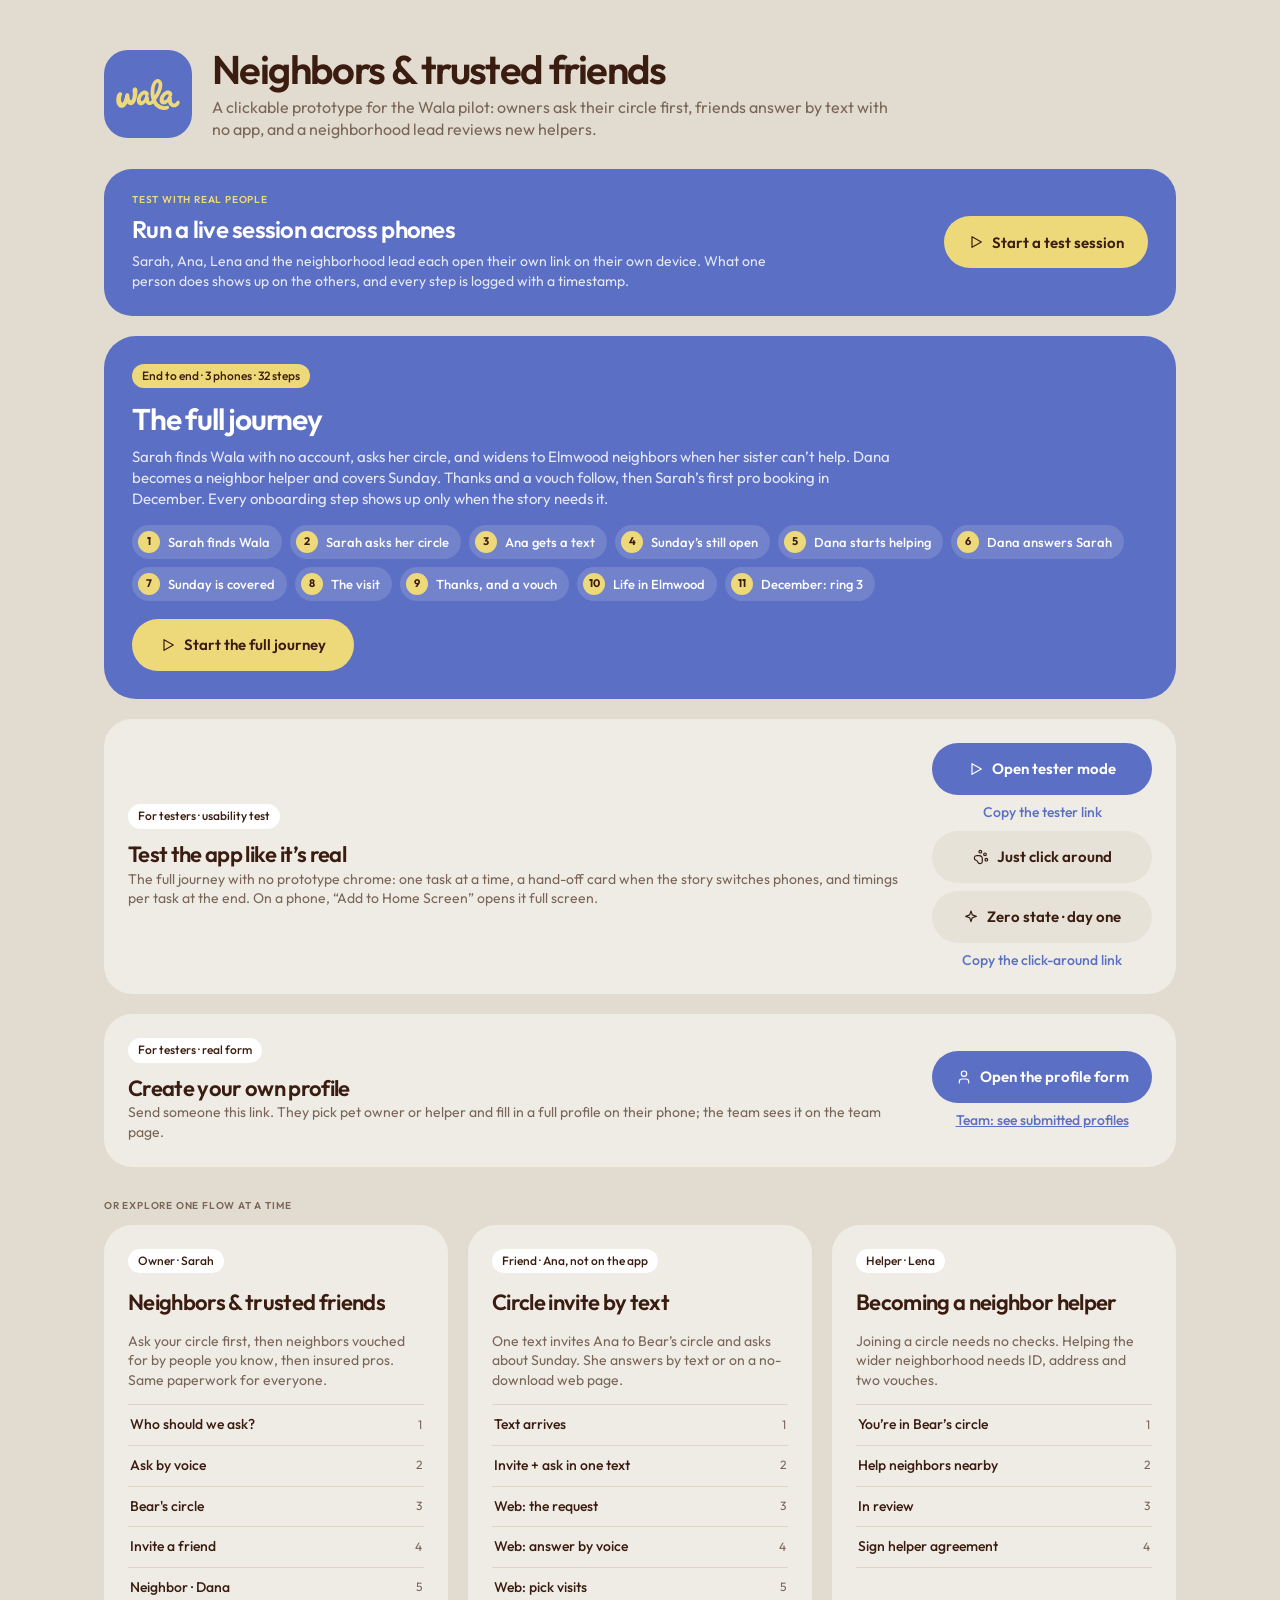
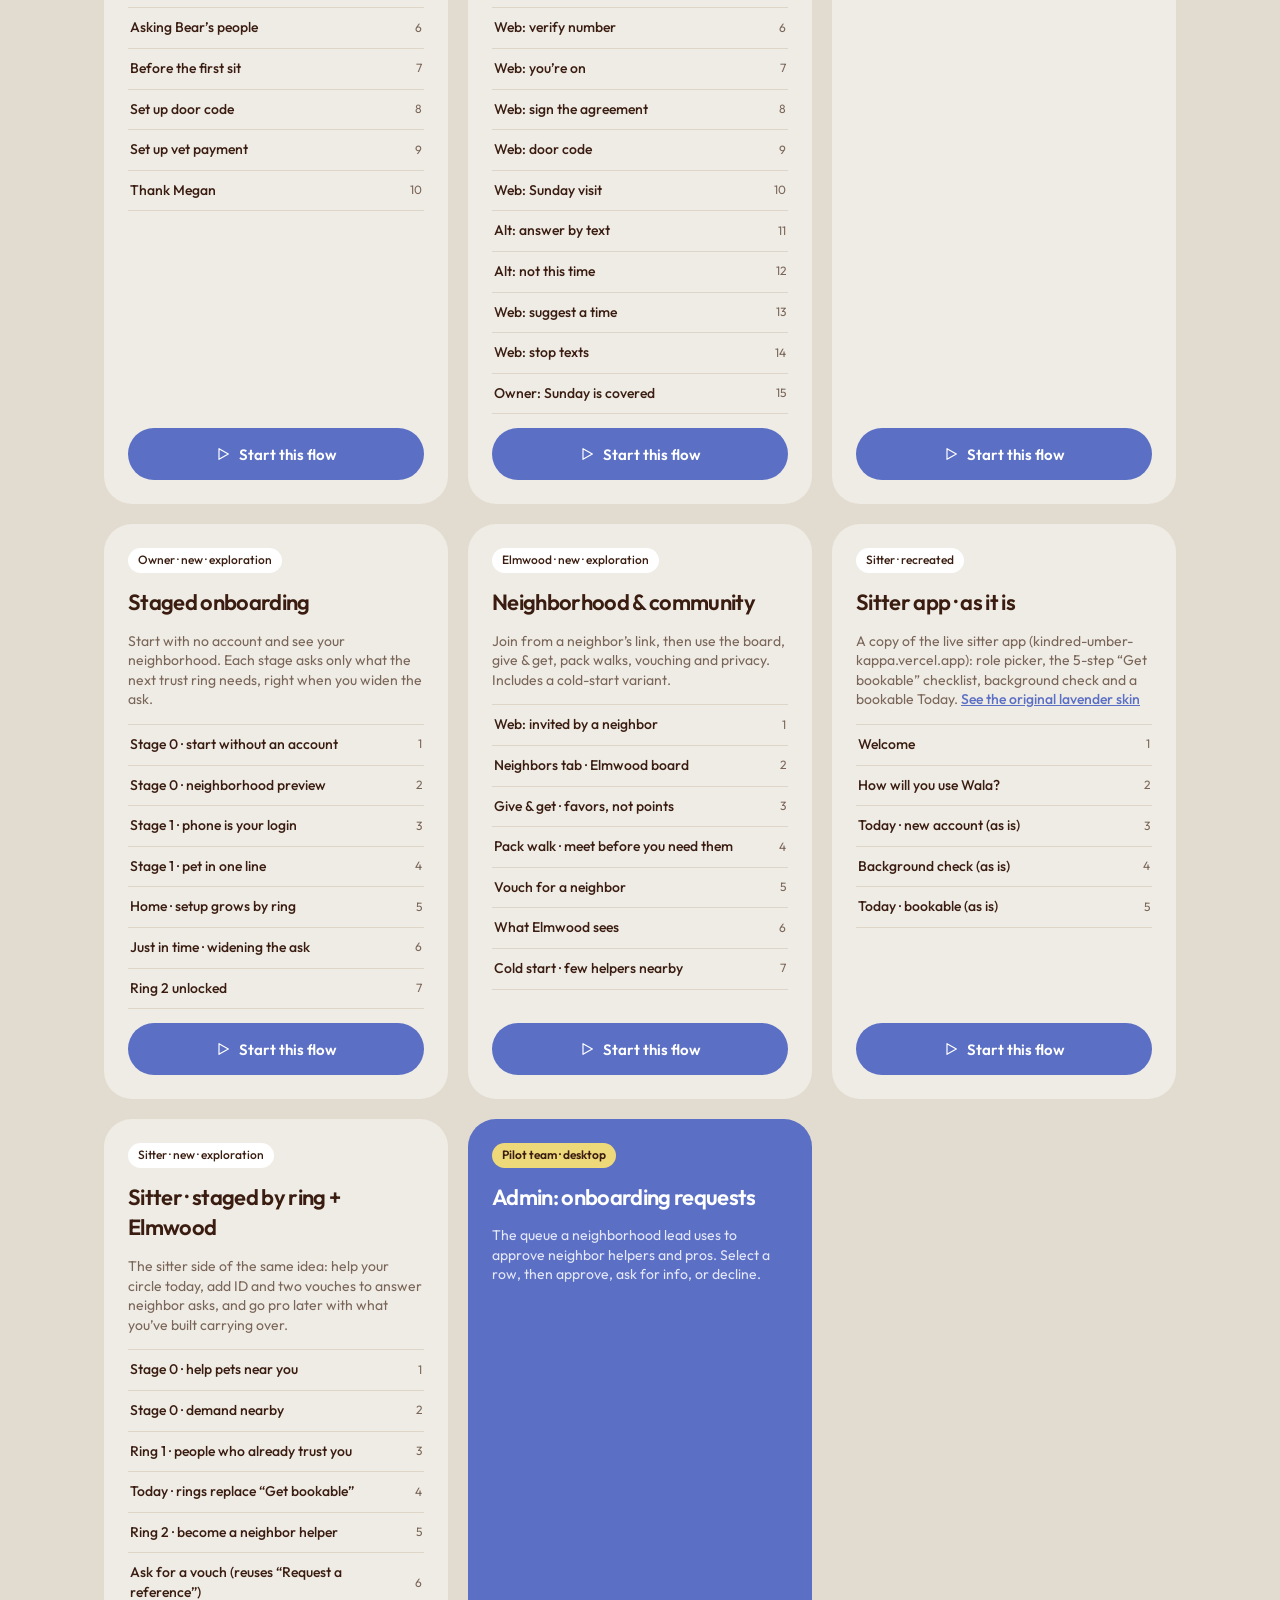
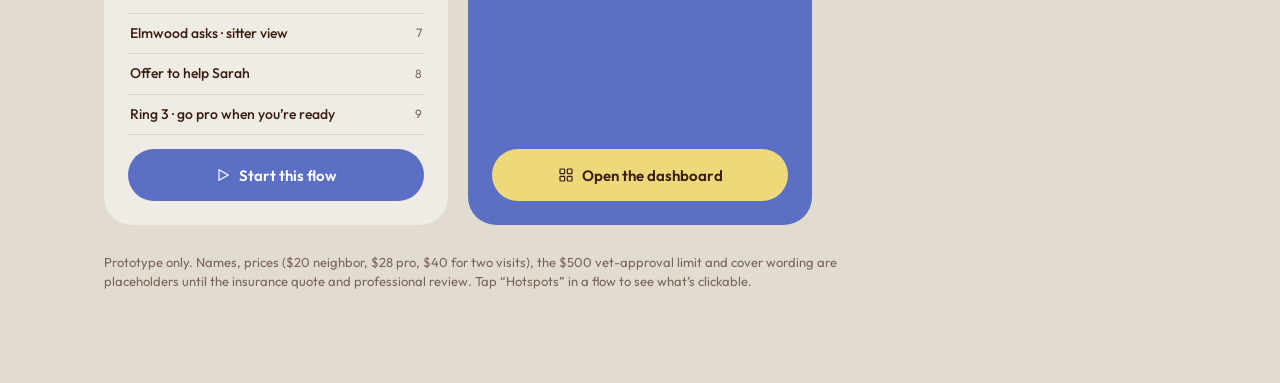
<file: index.html>
<!doctype html>
<html lang="en">
<head>
<meta charset="utf-8">
<meta name="viewport" content="width=device-width, initial-scale=1, viewport-fit=cover">
<title>Wala Prototype</title>
<meta name="description" content="Clickable prototype of Wala: the full end-to-end journey across owner, friend and neighbor-helper phones, plus each flow on its own.">
<link rel="icon" href="assets/favicon.svg" type="image/svg+xml">
<link rel="apple-touch-icon" href="assets/apple-touch-icon.png">
<link rel="manifest" href="manifest.webmanifest">
<meta name="apple-mobile-web-app-capable" content="yes">
<meta name="mobile-web-app-capable" content="yes">
<meta name="apple-mobile-web-app-title" content="Wala">
<meta name="apple-mobile-web-app-status-bar-style" content="default">
<meta name="theme-color" content="#EFECE6">
<link rel="preconnect" href="https://fonts.googleapis.com">
<link rel="preconnect" href="https://fonts.gstatic.com" crossorigin>
<link href="https://fonts.googleapis.com/css2?family=Outfit:wght@400;500;600;700&family=Fraunces:opsz,wght@9..144,600&family=Inter:wght@400;500;600&display=swap" rel="stylesheet">
<link rel="stylesheet" href="styles.css?v=20261119e">
</head>
<body>
<div id="boot" aria-hidden="true">
  <svg class="boot-logo" viewBox="-20 -20 1161 588" xmlns="http://www.w3.org/2000/svg">
    <defs>
      <clipPath id="bootA1"><polygon points="330,140 600,140 600,355 655,355 655,480 330,480"/></clipPath>
      <mask id="bootPenW" maskUnits="userSpaceOnUse" x="-20" y="-20" width="1161" height="588"><g transform="translate(5,13)" fill="none" stroke="#fff" stroke-width="108" stroke-linecap="round" stroke-linejoin="round"><path pathLength="1" style="animation-delay:0.05s;animation-duration:0.62s" d="M 68,250 C 45,320 40,430 100,465 C 150,480 170,420 180,380 C 188,330 185,280 200,265 C 222,255 228,330 240,380 C 255,440 300,440 320,380 C 340,320 335,210 330,160"/></g></mask>
      <mask id="bootPenAL" maskUnits="userSpaceOnUse" x="-20" y="-20" width="1161" height="588"><g transform="translate(5,13)" fill="none" stroke="#fff" stroke-width="108" stroke-linecap="round" stroke-linejoin="round"><g clip-path="url(#bootA1)"><path pathLength="1" style="animation-delay:0.62s;animation-duration:0.42s" d="M 545,270 C 520,225 450,225 420,270 C 390,320 395,420 430,428 C 475,435 520,380 540,320 C 548,290 550,360 575,385 C 595,400 615,395 630,380"/></g><path pathLength="1" style="animation-delay:1.02s;animation-duration:0.55s" d="M 630,380 C 690,350 760,250 785,150 C 805,60 770,5 735,15 C 680,30 640,140 645,260 C 648,340 680,370 720,420 C 770,480 850,500 915,485"/></g></mask>
      <mask id="bootPenA2" maskUnits="userSpaceOnUse" x="-20" y="-20" width="1161" height="588"><g transform="translate(5,13)" fill="none" stroke="#fff" stroke-width="108" stroke-linecap="round" stroke-linejoin="round"><path pathLength="1" style="animation-delay:1.55s;animation-duration:0.5s" d="M 960,270 C 930,225 860,225 820,265 C 785,310 790,410 830,420 C 880,428 930,370 950,320 C 960,300 965,380 985,410 C 1000,430 1030,430 1060,410 C 1080,395 1090,385 1100,385"/></g></mask>
    </defs>
    <path class="boot-ink" fill-rule="evenodd" mask="url(#bootPenW)" d="M104.714 509.997C98.9138 510.397 89.2138 510.197 82.7138 509.197C76.2138 508.197 70.4138 505.897 65.7138 503.997C61.0138 502.097 58.7138 500.597 54.7138 497.997C50.7138 495.397 45.1138 491.097 41.7138 488.197C38.3138 485.397 37.5138 484.697 34.3138 480.797C31.1138 476.897 25.5138 469.297 22.5138 464.797C19.5138 460.297 18.8138 459.097 16.5138 453.797C14.2138 448.497 10.7138 439.997 8.51381 432.797C6.31381 425.597 4.71381 418.297 3.31381 410.797C1.91381 403.297 0.813809 397.797 0.313809 387.797C-0.186191 377.797 0.013809 358.997 0.213809 350.797C0.413809 342.597 -0.0861909 346.797 1.31381 338.797C2.71381 330.797 5.91381 312.497 8.51381 302.797C11.1138 293.097 13.7138 287.097 16.7138 280.397C19.7138 273.697 22.9138 268.097 26.7138 262.497C30.5138 256.897 35.9138 250.497 39.3138 246.797C42.6138 243.097 43.6138 242.397 46.7138 240.397C49.8138 238.297 55.0138 235.797 57.7138 234.597C60.4138 233.497 59.7138 233.597 62.7138 233.397C65.7138 233.197 71.7138 232.697 75.7138 233.397C79.7138 234.097 83.3138 235.497 86.7138 237.597C90.1138 239.697 93.8138 243.097 96.1138 245.797C98.5138 248.497 99.8138 251.497 101.014 253.797C102.114 256.097 102.814 256.597 103.114 259.797C103.514 262.997 104.514 266.997 103.114 272.797C101.714 278.597 96.8138 288.097 94.5138 294.797C92.2138 301.497 90.8138 305.797 89.3138 312.797C87.7138 319.797 86.1138 329.797 85.3138 336.797C84.4138 343.797 84.2138 348.097 84.2138 354.797C84.2138 361.497 84.6138 369.997 85.3138 376.797C86.0138 383.597 87.0138 389.997 88.5138 395.797C90.1138 401.597 92.5138 408.197 94.5138 411.797C96.5138 415.397 99.0138 416.497 100.714 417.497C102.414 418.597 103.514 418.297 104.714 418.197C105.914 418.097 105.814 418.497 107.714 417.097C109.614 415.697 113.314 413.197 116.114 409.797C119.014 406.397 121.814 402.497 124.914 396.797C128.014 391.097 131.114 385.797 134.914 375.797C138.714 365.797 144.714 347.797 147.914 336.797C151.114 325.797 152.514 318.097 154.114 309.797C155.714 301.497 155.914 293.097 157.314 286.797C158.714 280.497 160.114 276.397 162.514 271.797C164.914 267.197 168.814 262.197 171.714 259.397C174.614 256.497 177.014 255.797 179.714 254.497C182.414 253.297 184.214 252.097 187.714 251.597C191.214 251.097 196.914 250.897 200.714 251.397C204.514 251.897 207.714 253.197 210.714 254.697C213.714 256.197 216.314 257.897 218.714 260.297C221.114 262.697 223.014 264.897 224.914 268.797C226.814 272.697 229.014 277.597 230.114 283.797C231.214 289.997 230.814 299.997 231.314 305.797C231.814 311.597 231.614 311.097 233.314 318.797C235.014 326.497 239.314 344.297 241.514 351.797C243.714 359.297 244.614 360.097 246.614 363.797C248.514 367.497 251.314 371.597 253.314 373.797C255.314 375.997 257.314 376.397 258.714 376.997C260.114 377.497 260.314 377.497 261.714 376.997C263.114 376.397 265.214 375.497 266.914 373.797C268.614 372.097 269.914 370.597 271.914 366.797C273.914 362.997 276.914 356.297 278.914 350.797C280.914 345.297 282.214 341.097 283.914 333.797C285.614 326.497 287.714 317.297 289.114 306.797C290.514 296.297 291.714 281.097 292.214 270.797C292.714 260.497 292.814 255.497 292.214 244.797C291.514 234.097 289.014 214.997 288.314 206.797C287.614 198.597 287.514 200.797 288.214 195.797C288.914 190.797 290.814 181.797 292.514 176.797C294.314 171.797 296.614 168.497 298.714 165.497C300.814 162.497 301.914 161.097 305.214 158.797C308.614 156.497 314.814 153.197 318.714 151.597C322.614 149.997 325.914 149.797 328.714 149.397C331.514 148.997 333.014 148.997 335.714 149.397C338.414 149.797 341.714 150.397 344.714 151.597C347.714 152.797 351.114 154.697 353.714 156.597C356.314 158.497 358.414 160.797 360.114 162.797C361.914 164.797 362.714 166.497 364.014 168.797C365.314 171.097 366.514 172.797 367.914 176.797C369.214 180.797 371.114 184.597 372.114 192.797C373.214 200.997 374.414 212.997 374.214 225.797C374.014 238.597 373.114 253.597 371.114 269.797C369.114 285.997 365.214 308.097 362.114 322.797C359.114 337.497 356.914 345.497 352.914 357.797C348.914 370.097 342.014 387.497 338.014 396.797C334.014 406.097 331.714 408.997 328.914 413.797C326.114 418.597 323.914 421.797 320.914 425.797C317.914 429.797 315.014 433.597 310.714 437.797C306.314 441.997 300.214 447.497 294.714 450.997C289.214 454.497 283.414 457.097 277.714 458.997C272.014 460.897 266.714 462.097 260.714 462.297C254.714 462.497 247.514 461.497 241.714 460.197C235.914 458.897 230.714 456.997 225.714 454.497C220.714 451.997 216.914 449.597 211.714 445.197C206.514 440.897 198.114 430.497 194.714 428.197C191.314 425.997 195.214 425.997 191.514 431.797C187.814 437.597 179.014 454.197 172.714 463.097C166.414 471.997 158.814 479.997 153.714 485.197C148.614 490.497 145.714 492.197 142.014 494.797C138.314 497.397 135.714 498.997 131.714 501.097C127.714 503.097 122.214 505.497 117.714 506.997C113.214 508.497 110.514 509.597 104.714 509.997Z"/>
    <path class="boot-ink" fill-rule="evenodd" mask="url(#bootPenAL)" d="M857.714 546.997C849.514 547.497 836.514 547.797 827.714 547.297C818.914 546.797 813.714 545.997 804.714 543.997C795.714 541.897 784.214 538.997 773.714 534.997C763.214 530.997 751.914 525.797 741.714 519.997C731.514 514.197 721.814 507.397 712.714 500.197C703.614 492.997 694.514 484.497 687.214 476.797C679.914 469.097 674.314 461.697 668.714 454.097C663.114 446.497 656.514 434.897 653.714 431.097C650.914 427.297 655.014 428.797 651.714 431.397C648.414 434.097 639.414 442.897 633.714 446.997C628.014 451.097 623.214 453.597 617.714 455.997C612.214 458.397 605.514 460.197 600.714 461.197C595.914 462.297 592.714 462.297 588.714 462.297C584.714 462.297 581.614 462.297 576.714 461.197C571.814 460.097 564.814 458.297 559.314 455.797C553.814 453.297 548.314 449.897 543.714 446.197C539.114 442.597 535.914 439.497 531.714 434.097C527.514 428.697 522.514 415.297 518.714 413.997C514.914 412.697 513.214 421.397 508.714 426.297C504.214 431.197 497.714 438.297 491.714 443.197C485.714 448.197 479.714 452.497 472.714 455.997C465.714 459.497 457.514 462.697 449.714 464.197C441.914 465.797 433.014 465.997 425.714 465.297C418.414 464.597 412.014 462.797 405.714 459.997C399.414 457.097 392.614 452.597 387.714 448.197C382.814 443.897 379.214 437.897 376.514 433.797C373.814 429.697 373.014 427.497 371.514 423.797C370.014 420.097 368.714 417.097 367.514 411.797C366.314 406.497 364.814 398.597 364.214 391.797C363.714 384.997 363.714 377.997 364.214 370.797C364.714 363.597 365.114 358.297 367.314 348.797C369.514 339.297 373.514 324.597 377.514 313.797C381.514 302.997 386.014 293.497 391.514 283.797C397.014 274.097 403.614 264.197 410.314 255.797C417.014 247.397 426.514 238.397 431.714 233.397C436.914 228.297 437.014 228.697 441.714 225.597C446.414 222.497 454.214 217.397 459.714 214.497C465.214 211.697 469.914 210.097 474.714 208.597C479.514 207.097 483.414 206.097 488.714 205.397C494.014 204.697 500.214 203.797 506.714 204.397C513.214 204.897 522.414 207.097 527.714 208.597C533.014 210.097 535.314 211.697 538.714 213.597C542.114 215.497 544.514 216.797 548.014 219.797C551.514 222.797 556.714 227.997 559.714 231.497C562.714 234.997 564.014 237.397 565.914 240.797C567.814 244.197 569.514 247.797 570.914 251.797C572.314 255.797 573.614 261.297 574.114 264.797C574.714 268.297 574.414 270.297 574.214 272.797C574.014 275.297 573.814 277.097 572.914 279.797C572.014 282.497 570.214 286.497 568.914 288.797C567.614 291.097 567.114 291.797 564.914 293.797C562.814 295.797 555.314 298.097 555.914 300.797C556.514 303.497 565.514 306.497 568.714 309.797C571.914 313.197 573.514 316.997 574.914 320.797C576.314 324.597 576.814 326.497 577.214 332.797C577.614 339.097 576.414 350.497 577.314 358.797C578.214 367.097 581.014 377.497 582.514 382.797C584.014 388.097 585.114 388.697 586.514 390.797C587.914 392.897 589.514 394.197 590.714 395.197C591.914 396.297 592.414 396.597 593.714 396.997C595.014 397.297 596.514 397.797 598.714 397.197C600.914 396.597 603.114 396.097 606.714 393.197C610.314 390.297 616.814 383.697 620.114 379.797C623.514 375.897 627.814 378.297 627.014 369.797C626.214 361.297 618.314 340.297 615.514 328.797C612.714 317.297 611.814 312.297 610.314 300.797C608.714 289.297 606.914 272.997 606.214 259.797C605.514 246.597 605.414 236.497 606.214 221.797C607.014 207.097 608.914 187.297 611.314 171.797C613.714 156.297 617.614 140.097 620.514 128.797C623.414 117.497 625.814 111.397 628.514 103.797C631.214 96.1966 633.714 90.0966 636.714 83.3966C639.714 76.6966 642.814 70.2966 646.514 63.7966C650.214 57.2966 654.614 50.1966 658.714 44.4966C662.814 38.7966 666.214 34.7966 671.214 29.7966C676.214 24.7966 683.614 18.4966 688.414 14.7966C693.314 11.0966 695.914 9.7966 700.314 7.7966C704.714 5.7966 710.314 3.8966 714.714 2.5966C719.114 1.3966 722.914 0.796604 726.714 0.396604C730.514 -0.00339594 733.214 -0.203396 737.714 0.296604C742.214 0.796604 749.014 2.1966 753.714 3.5966C758.414 4.9966 761.914 6.4966 765.714 8.4966C769.514 10.4966 773.014 12.5966 776.714 15.5966C780.414 18.5966 784.414 22.2966 788.114 26.7966C791.914 31.2966 795.514 35.9966 799.014 42.7966C802.414 49.5966 806.514 59.5966 808.914 67.7966C811.214 75.9966 812.414 82.9966 813.114 91.7966C813.814 100.597 813.714 112.097 813.214 120.797C812.714 129.497 811.514 135.997 810.114 143.797C808.714 151.597 807.114 159.297 804.914 167.797C802.714 176.297 801.014 183.097 796.914 194.797C792.714 206.497 785.914 224.097 779.914 237.797C773.914 251.497 767.114 264.997 761.014 276.797C754.814 288.597 749.714 297.297 742.914 308.797C736.114 320.297 726.614 335.497 719.914 345.797C713.214 356.097 705.514 366.097 702.514 370.797C699.514 375.497 699.614 369.297 701.614 373.797C703.614 378.297 709.314 389.697 714.514 397.797C719.714 405.897 725.914 414.597 732.714 422.297C739.514 429.897 749.214 438.497 755.414 443.797C761.614 449.097 764.314 450.597 769.714 453.997C775.114 457.397 780.014 460.597 787.714 464.097C795.414 467.597 806.914 472.297 815.714 474.997C824.514 477.697 832.514 479.197 840.714 480.197C848.914 481.297 858.014 481.397 864.714 481.197C871.414 480.997 874.914 480.397 880.714 479.197C886.514 478.097 894.714 475.197 899.714 474.397C904.714 473.597 907.414 473.797 910.714 474.297C914.014 474.797 917.114 476.197 919.714 477.597C922.314 478.997 924.114 480.097 926.114 482.797C928.214 485.497 930.914 489.997 931.914 493.797C932.914 497.597 932.814 501.997 932.114 505.797C931.414 509.597 929.914 513.497 927.914 516.797C925.914 520.097 923.214 523.097 920.214 525.797C917.114 528.497 913.814 530.797 909.714 532.997C905.614 535.197 901.214 537.097 895.714 538.997C890.214 540.897 883.014 542.897 876.714 544.197C870.414 545.497 865.914 546.497 857.714 546.997Z M680.714 287.797C684.114 282.097 693.314 266.997 700.014 253.797C706.714 240.597 714.714 223.597 720.914 208.797C727.014 193.997 732.814 177.597 736.914 164.797C740.914 151.997 743.214 141.297 745.114 131.797C747.014 122.297 747.914 115.297 748.214 107.797C748.514 100.297 747.714 91.5966 747.114 86.7966C746.614 81.9966 746.114 81.6966 744.914 78.7966C743.714 75.8966 741.214 71.5966 739.714 69.4966C738.214 67.4966 737.414 67.3966 735.714 66.4966C734.014 65.6966 731.714 64.4966 729.714 64.3966C727.714 64.1966 725.914 64.7966 723.714 65.5966C721.514 66.3966 718.914 67.6966 716.714 69.3966C714.514 71.0966 712.614 72.8966 710.314 75.7966C707.914 78.6966 705.614 81.0966 702.514 86.7966C699.414 92.4966 695.014 99.9966 691.514 109.797C688.014 119.597 683.714 136.097 681.314 145.797C678.914 155.497 678.514 158.797 677.314 167.797C676.114 176.797 674.714 186.797 674.214 199.797C673.714 212.797 674.014 235.597 674.214 245.797C674.414 255.997 674.614 254.097 675.314 260.797C676.014 267.497 677.614 281.197 678.314 285.797C679.014 290.397 679.314 287.897 679.714 288.197C680.114 288.597 677.314 293.497 680.714 287.797Z M456.214 390.797C459.514 389.597 463.614 387.697 467.714 384.197C471.814 380.797 476.314 375.997 480.714 370.097C485.114 364.197 490.214 355.697 493.914 348.797C497.614 341.897 500.414 335.497 502.914 328.797C505.414 322.097 507.714 313.797 509.114 308.797C510.514 303.797 510.814 301.997 511.114 298.797C511.514 295.597 511.714 292.997 511.214 289.797C510.714 286.597 509.314 282.197 507.914 279.797C506.514 277.397 504.714 276.497 502.714 275.597C500.714 274.697 498.214 274.297 495.714 274.297C493.214 274.297 490.514 274.697 487.714 275.597C484.914 276.497 481.514 277.997 478.714 279.597C475.914 281.197 473.414 282.997 470.714 285.397C468.014 287.697 464.814 290.897 462.314 293.797C459.714 296.697 458.014 299.097 455.514 302.797C453.014 306.497 449.814 311.497 447.514 315.797C445.214 320.097 443.214 324.597 441.514 328.797C439.814 332.997 438.714 336.097 437.514 340.797C436.314 345.497 434.814 351.997 434.314 356.797C433.714 361.597 434.014 366.497 434.214 369.797C434.414 373.097 434.614 374.097 435.514 376.797C436.414 379.497 438.314 383.797 439.514 385.797C440.714 387.797 441.314 388.097 442.714 388.997C444.114 389.897 445.514 390.897 447.714 391.197C449.914 391.497 452.814 391.997 456.214 390.797Z"/>
    <path class="boot-ink" fill-rule="evenodd" mask="url(#bootPenA2)" d="M1024.71 500.997C1020.21 501.497 1020.51 501.497 1016.71 501.197C1012.91 500.897 1007.01 500.397 1001.71 499.197C996.414 497.997 990.214 496.197 984.714 493.997C979.214 491.797 973.214 488.597 968.714 485.997C964.214 483.397 961.914 481.797 957.714 478.197C953.514 474.697 947.614 469.697 943.314 464.797C938.914 459.897 935.014 454.297 931.514 448.797C928.014 443.297 925.214 437.697 922.414 431.797C919.614 425.897 918.414 414.197 914.714 413.197C911.014 412.197 905.514 421.697 900.014 425.797C894.514 429.897 888.214 434.497 881.714 438.097C875.214 441.597 867.414 444.897 860.714 446.997C854.014 448.997 848.514 450.097 841.714 450.297C834.914 450.497 826.414 449.797 819.714 448.197C813.014 446.697 806.314 443.297 801.714 441.097C797.114 438.797 795.514 437.497 792.214 434.797C789.014 432.097 784.914 427.797 782.314 424.797C779.614 421.797 778.314 419.797 776.514 416.797C774.714 413.797 773.014 410.597 771.514 406.797C770.014 402.997 768.614 398.797 767.514 393.797C766.514 388.797 765.314 384.097 765.214 376.797C765.214 369.497 765.714 358.797 767.314 349.797C768.814 340.797 771.014 332.297 774.514 322.797C778.014 313.297 783.414 301.997 788.514 292.797C793.614 283.597 798.614 276.197 805.314 267.797C812.014 259.397 820.614 249.697 828.714 242.397C836.814 234.997 846.914 228.097 853.714 223.597C860.514 219.097 864.714 217.397 869.714 215.097C874.714 212.697 878.214 211.197 883.714 209.597C889.214 207.997 896.914 206.297 902.714 205.397C908.514 204.497 912.214 203.797 918.714 204.397C925.214 204.897 935.914 207.097 941.714 208.597C947.514 210.197 949.414 211.197 953.714 213.697C958.014 216.097 963.914 219.997 967.714 223.397C971.514 226.697 974.314 230.397 976.714 233.497C979.114 236.597 980.314 238.397 982.014 241.797C983.714 245.197 985.514 249.097 986.914 253.797C988.214 258.497 989.614 265.997 990.114 269.797C990.714 273.597 990.614 273.497 990.114 276.797C989.614 280.097 988.114 286.297 986.914 289.797C985.714 293.297 984.814 295.197 982.914 297.797C981.014 300.397 978.414 303.197 975.714 305.197C973.014 307.197 968.414 308.897 967.014 309.797C965.514 310.697 965.214 309.197 967.014 310.797C968.814 312.397 975.014 315.997 977.714 319.497C980.414 322.997 982.514 323.097 983.114 331.797C983.714 340.497 981.214 362.097 981.214 371.797C981.214 381.497 982.414 384.597 983.314 389.797C984.214 394.997 984.514 397.797 986.514 402.797C988.614 407.797 992.514 415.697 995.714 420.097C998.914 424.497 1003.41 427.197 1005.71 428.997C1008.01 430.797 1007.21 430.297 1009.71 430.997C1012.21 431.597 1017.71 432.697 1020.71 432.897C1023.71 432.997 1024.51 432.997 1027.71 431.997C1030.91 430.997 1036.41 428.797 1039.71 426.997C1043.01 425.197 1045.11 423.397 1047.71 421.197C1050.31 418.997 1051.21 418.497 1055.11 413.797C1059.11 409.097 1067.61 396.997 1071.21 392.797C1074.81 388.597 1074.61 389.797 1076.71 388.597C1078.81 387.397 1080.71 386.297 1083.71 385.597C1086.71 384.897 1091.41 384.097 1094.71 384.297C1098.01 384.497 1101.21 385.597 1103.71 386.597C1106.21 387.597 1107.51 388.397 1109.71 390.397C1111.91 392.397 1115.01 395.197 1116.71 398.597C1118.41 401.997 1120.01 406.097 1120.21 410.797C1120.41 415.497 1119.61 420.997 1117.91 426.797C1116.21 432.597 1113.91 438.997 1109.91 445.797C1105.91 452.597 1099.31 461.897 1094.11 467.797C1088.91 473.697 1084.41 476.997 1078.71 480.997C1073.01 484.997 1065.51 489.197 1059.71 492.097C1053.91 494.897 1049.51 496.497 1043.71 497.997C1037.91 499.497 1029.21 500.397 1024.71 500.997Z M859.214 377.797C862.414 376.897 866.714 375.297 870.714 372.997C874.714 370.697 878.714 367.997 883.214 363.797C887.714 359.597 892.914 354.297 897.714 348.097C902.514 341.897 907.914 333.797 911.914 326.797C915.914 319.797 919.714 311.297 921.914 305.797C924.114 300.297 924.614 297.097 925.114 293.797C925.714 290.497 925.314 287.797 925.114 285.797C924.914 283.797 925.114 283.697 923.914 281.797C922.714 279.897 920.714 276.197 917.714 274.697C914.714 273.097 909.214 272.397 905.714 272.397C902.214 272.397 900.214 273.197 896.714 274.597C893.214 275.997 888.014 278.597 884.714 280.597C881.414 282.597 880.314 283.197 876.714 286.397C873.114 289.597 867.514 294.697 863.314 299.797C859.114 304.897 854.514 311.997 851.514 316.797C848.514 321.597 847.314 324.497 845.514 328.797C843.714 333.097 841.714 338.597 840.514 342.797C839.314 346.997 838.714 350.597 838.314 353.797C837.914 356.997 837.814 358.997 838.314 361.797C838.714 364.597 839.814 368.497 841.014 370.797C842.214 373.097 843.614 374.597 845.414 375.797C847.214 376.997 849.414 377.897 851.714 378.197C854.014 378.497 856.014 378.697 859.214 377.797Z"/>
  </svg>
  <div class="boot-dots"><i></i><i></i><i></i></div>
</div>
<script>
(function () { // app-launch splash: only for tester / explore links, once per page load
  var b = document.getElementById('boot');
  if (!/^#\/(t|e|z)(\/|$)/.test(location.hash)) { b.remove(); return; }
  var still = matchMedia('(prefers-reduced-motion: reduce)').matches;
  setTimeout(function () { b.classList.add('done'); }, still ? 300 : 2050);
  setTimeout(function () { b.classList.add('out'); }, still ? 600 : 2600);
  setTimeout(function () { b.remove(); }, still ? 900 : 3050);
})();
</script>
<div id="app"></div>
<div id="toast" role="status" aria-live="polite"></div>
<script src="config.js"></script>
<script src="icons.js"></script>
<script src="live.js"></script>
<script src="screens.js"></script>
<script src="screens-more.js"></script>
<script src="voice.js"></script>
<script src="screens-staged.js?v=20261118f"></script>
<script src="screens-kindred.js?v=20261118f"></script>
<script src="journey.js?v=20261118i"></script>
<script src="tester.js?v=20261119d"></script>
<script src="zero.js?v=20261119b"></script>
<script src="explore.js?v=20261119b"></script>
<script src="admin.js"></script>
<script src="app.js?v=20261119d"></script>
</body>
</html>
</file>
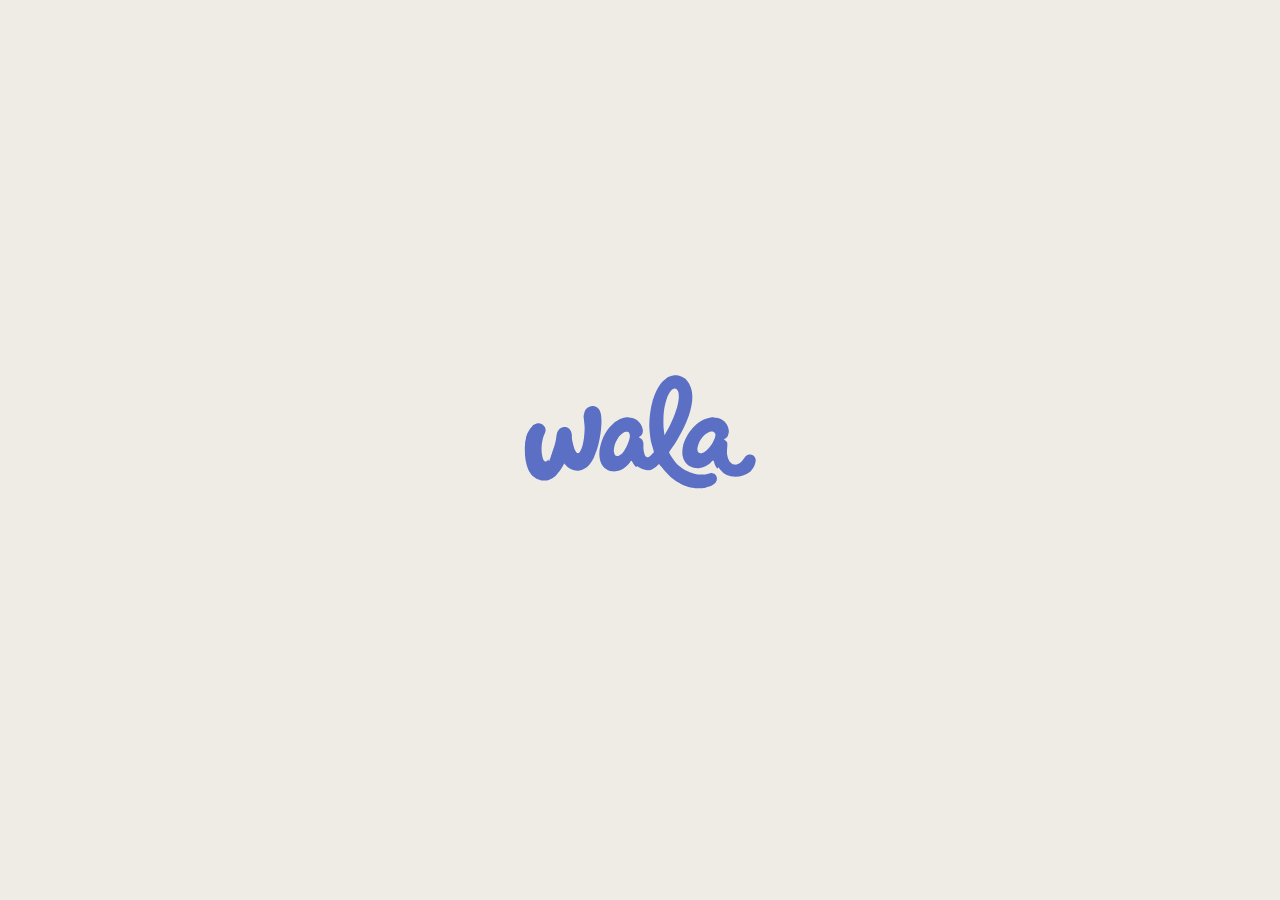
<file: explore/index.html>
<!doctype html>
<html lang="en"><head><meta charset="utf-8"><title>Wala</title>
<meta name="viewport" content="width=device-width, initial-scale=1">
<meta http-equiv="refresh" content="0; url=../#/e">
<script>location.replace('../#/e');</script>
</head><body><a href="../#/e">Open Wala</a></body></html>
</file>
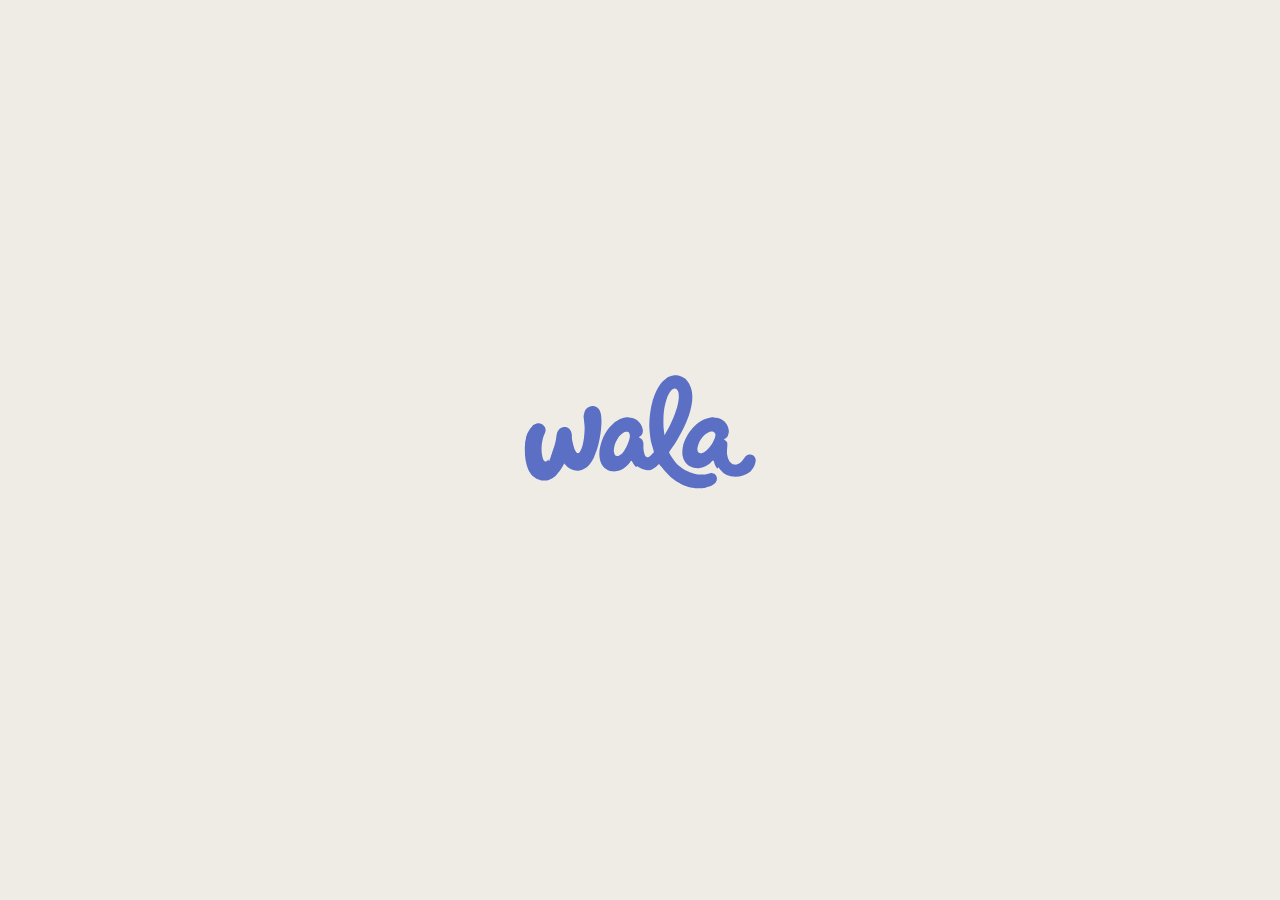
<file: try/index.html>
<!doctype html>
<html lang="en"><head><meta charset="utf-8"><title>Wala</title>
<meta name="viewport" content="width=device-width, initial-scale=1">
<meta http-equiv="refresh" content="0; url=../#/t">
<script>location.replace('../#/t');</script>
</head><body><a href="../#/t">Open Wala</a></body></html>
</file>
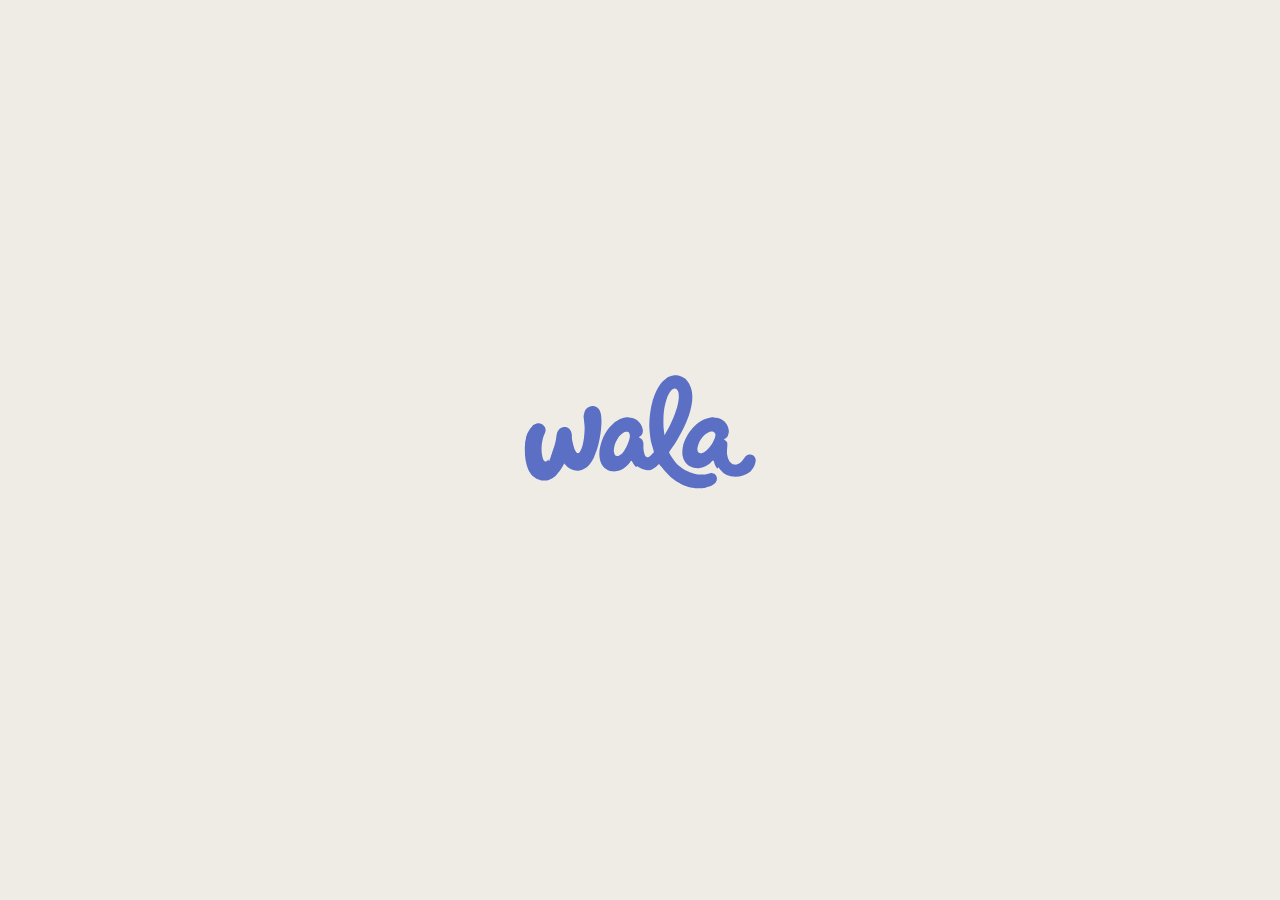
<file: zero/index.html>
<!doctype html>
<html lang="en"><head><meta charset="utf-8"><title>Wala</title>
<meta name="viewport" content="width=device-width, initial-scale=1">
<meta http-equiv="refresh" content="0; url=../#/z">
<script>location.replace('../#/z');</script>
</head><body><a href="../#/z">Open Wala</a></body></html>
</file>
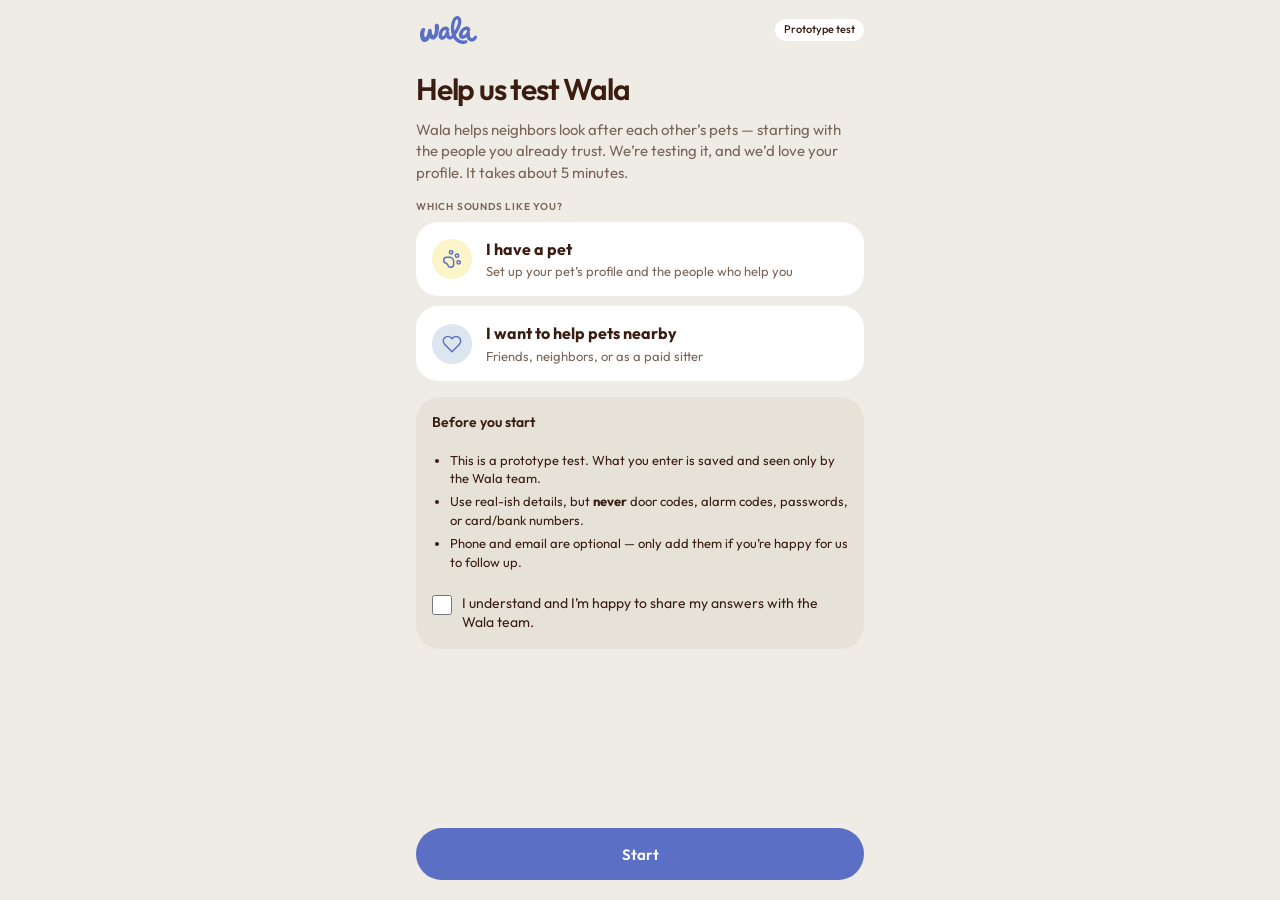
<file: profile.html>
<!doctype html>
<html lang="en">
<head>
<meta charset="utf-8">
<meta name="viewport" content="width=device-width, initial-scale=1, viewport-fit=cover">
<title>Create your Wala profile</title>
<meta name="description" content="Help test Wala: create a pet owner or helper profile in about 5 minutes.">
<meta name="robots" content="noindex">
<link rel="icon" href="assets/favicon.svg" type="image/svg+xml">
<link rel="preconnect" href="https://fonts.googleapis.com">
<link rel="preconnect" href="https://fonts.gstatic.com" crossorigin>
<link href="https://fonts.googleapis.com/css2?family=Outfit:wght@400;500;600;700&display=swap" rel="stylesheet">
<link rel="stylesheet" href="styles.css?v=20261118q">
</head>
<body class="pf-body">
<div id="pf" class="pf"></div>
<div id="toast" role="status" aria-live="polite"></div>
<script src="config.js?v=20261118s"></script>
<script src="icons.js"></script>
<script src="profile.js?v=20261118p"></script>
</body>
</html>
</file>
<file: styles.css>
/* Wala — warm v2 tokens (from the Figma style tile) */
:root {
  --canvas: #EFECE6;
  --page: #E2DCD0;
  --ink: #3A1D10;
  --mute: #7A6658;
  --peri: #5B6FC4;
  --peri-deep: #4757A8;
  --peri-pale: #E4E8F8;
  --butter: #EDD97A;
  --pbutter: #FBF5C9;
  --cream: #F6EDC9;
  --blue: #A9C0D3;
  --pblue: #DCE6EE;
  --terra: #D9804F;
  --pterra: #F4D9C8;
  --fill: #E7E2D8;
  --grass: #4F8A5B;
  --pgrass: #E1EDDC;
  --rust: #B3413B;
  --prust: #F6E0DC;
  --line: #DCD5C8;
  --white: #FFFFFF;
  --imsg: #3478F6;
  --gray: #E9E9EB;
  --sys: #8E8E93;
  --r-card: 24px;
  --font: 'Outfit', system-ui, -apple-system, sans-serif;
}

* { box-sizing: border-box; }
html, body { margin: 0; }
body {
  background: var(--page);
  color: var(--ink);
  font-family: var(--font);
  font-size: 14px;
  line-height: 1.4;
  -webkit-font-smoothing: antialiased;
}
button { font: inherit; color: inherit; border: 0; background: none; padding: 0; cursor: pointer; }
a { color: inherit; }
.ic { flex: none; display: block; }

/* ---------- Hub ---------- */
.hub { max-width: 1120px; margin: 0 auto; padding: 48px 24px 80px; }
.hub-top { display: flex; align-items: center; gap: 20px; margin-bottom: 28px; }
.logo { display: inline-block; background: currentColor; -webkit-mask: url(assets/wala-logo.svg) center / contain no-repeat; mask: url(assets/wala-logo.svg) center / contain no-repeat; }
.hub-mark { width: 88px; height: 88px; border-radius: 24px; background: var(--peri); color: var(--butter); display: grid; place-items: center; flex: none; }
.hub-mark .logo { width: 64px; height: 32px; }
.hub h1 { font-size: 40px; line-height: 1.05; letter-spacing: -0.04em; margin: 0 0 6px; font-weight: 600; }
.hub-sub { color: var(--mute); font-size: 16px; max-width: 680px; margin: 0; }
.flows { display: grid; gap: 20px; grid-template-columns: repeat(auto-fit, minmax(320px, 1fr)); }
.flow-card { background: var(--canvas); border-radius: 28px; padding: 24px; display: flex; flex-direction: column; gap: 14px; }
.flow-card h2 { margin: 0; font-size: 22px; letter-spacing: -0.03em; font-weight: 600; }
.flow-card p { margin: 0; color: var(--mute); }
.flow-tag { align-self: flex-start; }
.flow-steps { list-style: none; margin: 0; padding: 0; border-top: 1px solid var(--line); }
.flow-steps a { display: flex; justify-content: space-between; align-items: center; gap: 12px; padding: 10px 2px; border-bottom: 1px solid var(--line); text-decoration: none; font-weight: 500; }
.flow-steps a:hover { color: var(--peri); }
.flow-steps span { color: var(--mute); font-size: 12px; font-weight: 400; }
.flow-card .btn { margin-top: auto; }
.hub-note { margin-top: 28px; color: var(--mute); font-size: 13px; max-width: 760px; }

/* ---------- Viewer ---------- */
.viewer { min-height: 100vh; display: flex; flex-direction: column; align-items: center; }
.vbar { position: sticky; top: 0; z-index: 20; width: 100%; display: flex; align-items: center; gap: 10px; padding: 10px 16px; background: rgba(226,220,208,.92); backdrop-filter: blur(8px); }
.vbar .home { display: inline-flex; align-items: center; gap: 4px; font-weight: 600; text-decoration: none; padding: 8px 12px 8px 6px; border-radius: 999px; background: var(--canvas); }
.vbar .crumb { flex: 1; min-width: 0; text-align: center; font-size: 13px; color: var(--mute); white-space: nowrap; overflow: hidden; text-overflow: ellipsis; }
.vbar .crumb b { color: var(--ink); font-weight: 600; }
.vbar .navbtn { width: 36px; height: 36px; border-radius: 999px; background: var(--canvas); display: grid; place-items: center; }
.vbar .navbtn[disabled] { opacity: .35; cursor: default; }
.vbar .hs { font-size: 12px; font-weight: 500; padding: 8px 12px; border-radius: 999px; background: var(--canvas); }
.vbar .hs[aria-pressed="true"] { background: var(--ink); color: var(--white); }
.stage { flex: 1; width: 100%; display: flex; justify-content: center; align-items: flex-start; padding: 12px 16px 40px; }
.device { width: 448px; max-width: 100%; height: 900px; max-height: calc(100vh - 90px); min-height: 640px; border-radius: 36px; overflow: hidden; position: relative; background: var(--canvas); box-shadow: 0 0 0 10px #1d1410, 0 30px 60px rgba(58,29,16,.25); }
.screen { position: absolute; inset: 0; overflow-y: auto; overflow-x: hidden; scrollbar-width: none; }
.screen::-webkit-scrollbar { display: none; }
.screen.enter { animation: enter .28s ease both; }
.screen.enter-up { animation: enterUp .32s ease both; }
.screen.enter-back { animation: enterBack .28s ease both; }
@keyframes enter { from { transform: translateX(40px); opacity: 0; } }
@keyframes enterUp { from { transform: translateY(60px); opacity: 0; } }
@keyframes enterBack { from { transform: translateX(-40px); opacity: 0; } }
.show-hotspots [data-go], .show-hotspots [data-act] { outline: 2px solid rgba(91,111,196,.85); outline-offset: 2px; background-clip: padding-box; }
.flash [data-go], .flash [data-act] { animation: hot 0.9s ease; }
@keyframes hot { 0%,100% { box-shadow: none; } 30% { box-shadow: 0 0 0 3px rgba(91,111,196,.7); } }
@media (max-width: 520px) {
  .stage { padding: 0; }
  .device { border-radius: 0; box-shadow: none; height: calc(100dvh - 56px); max-height: none; min-height: 0; width: 100%; }
  .vbar .crumb span { display: none; }
}

/* ---------- App screens ---------- */
.s { min-height: 100%; background: var(--canvas); display: flex; flex-direction: column; }
.s.white { background: var(--white); }
.hdr { position: sticky; top: 0; z-index: 5; display: flex; align-items: center; gap: 12px; height: 68px; padding: 0 16px; background: var(--canvas); border-bottom: 1px solid var(--line); flex: none; }
.hdr .back { width: 36px; height: 36px; border-radius: 999px; background: var(--pbutter); display: grid; place-items: center; flex: none; }
.hdr .t { font-size: 18px; font-weight: 500; letter-spacing: -0.01em; line-height: 1.25; }
.hdr .st { font-size: 12px; color: var(--mute); }
.body { padding: 16px 16px 24px; flex: 1; display: flex; flex-direction: column; }
.body > * + * { margin-top: 12px; }
.body > .lbl { margin-top: 24px; }
.body > .lbl:first-child { margin-top: 0; }
.body > .lbl + * { margin-top: 8px; }
.body > .intro + * { margin-top: 20px; }
.foot { margin-top: auto !important; padding-top: 32px; display: flex; flex-direction: column; gap: 12px; }
.foot.row { flex-direction: row; }
.lbl { font-size: 10px; font-weight: 600; letter-spacing: .08em; text-transform: uppercase; color: var(--mute); }
.intro { font-size: 15px; line-height: 21px; margin: 0; }
.h1 { font-size: 26px; font-weight: 600; letter-spacing: -0.04em; line-height: 1.15; margin: 0; }
.h2 { font-size: 20px; font-weight: 600; letter-spacing: -0.03em; line-height: 1.25; margin: 0; }
.muted { color: var(--mute); }
.small { font-size: 12px; }
.tiny { font-size: 11px; }
.strong { font-weight: 600; }
.sub { font-size: 12px; color: var(--mute); margin-top: 2px; line-height: 1.4; }

.card { background: var(--white); border-radius: var(--r-card); padding: 16px; position: relative; }
.card.fill { background: var(--fill); }
.card.butter { background: var(--butter); }
.card.pbutter { background: var(--pbutter); }
.card.blue { background: var(--blue); }
.card.pblue { background: var(--pblue); }
.card.pgrass { background: var(--pgrass); }
.card.peri { background: var(--peri); color: var(--white); }
.card.ink { background: var(--ink); color: var(--white); }
.card.selected, .opt.selected { box-shadow: inset 0 0 0 2px var(--ink); }
.card.photo { padding: 0; overflow: hidden; }
.card.photo .ph { width: 100%; height: 200px; object-fit: cover; display: block; }
.card.photo .in { padding: 16px 20px 20px; }
.tap { cursor: pointer; transition: transform .12s ease, filter .12s ease; }
.tap:active { transform: scale(.985); }

.rowx { display: flex; gap: 12px; align-items: flex-start; }
.rowx.c { align-items: center; }
.grow { flex: 1; min-width: 0; }
.ttl { font-size: 15px; font-weight: 600; line-height: 1.3; }
.ttl.lg { font-size: 17px; letter-spacing: -0.02em; }
.divide > * + * { border-top: 1px solid var(--line); }
.divide > * { padding: 12px 0; }
.divide > *:first-child { padding-top: 0; }
.divide > *:last-child { padding-bottom: 0; }
.divide.inset > * + * { border-top: 0; background-image: linear-gradient(var(--line), var(--line)); background-size: calc(100% - 52px) 1px; background-position: right top; background-repeat: no-repeat; }

.pill { display: inline-flex; align-items: center; gap: 6px; padding: 5px 10px; border-radius: 999px; font-size: 12px; font-weight: 500; background: var(--fill); white-space: nowrap; line-height: 1.2; }
.pill.sm { font-size: 11px; padding: 4px 9px; }
.pill.lg { font-size: 13px; padding: 8px 14px; }
.pill.ink { background: var(--ink); color: var(--white); }
.pill.white { background: var(--white); }
.pill.butter { background: var(--butter); }
.pill.pbutter { background: var(--pbutter); }
.pill.pblue { background: var(--pblue); }
.pill.pterra { background: var(--pterra); }
.pill.pgrass { background: var(--pgrass); }
.pill.prust { background: var(--prust); color: var(--rust); }
.pill.peri { background: var(--peri); color: var(--white); }
.pills { display: flex; flex-wrap: wrap; gap: 8px; }
.chip { cursor: pointer; }
.chip.on { background: var(--ink); color: var(--white); }

.btn { display: flex; align-items: center; justify-content: center; gap: 8px; width: 100%; height: 52px; border-radius: 999px; background: var(--peri); color: var(--white); font-size: 15px; font-weight: 600; text-decoration: none; }
.btn:hover { filter: brightness(1.05); }
.btn.ghost { background: var(--fill); color: var(--ink); }
.btn.sm { height: 40px; width: auto; padding: 0 18px; font-size: 14px; }
.btn.danger { background: var(--prust); color: var(--rust); }
.link { color: var(--peri); font-weight: 500; font-size: 14px; text-align: center; display: block; }
.link.rust { color: var(--rust); }

.av { width: 40px; height: 40px; border-radius: 999px; display: grid; place-items: center; font-weight: 600; font-size: 15px; flex: none; background: var(--butter); }
.av.s32 { width: 32px; height: 32px; font-size: 12px; }
.av.s36 { width: 36px; height: 36px; font-size: 13px; }
.av.s56 { width: 56px; height: 56px; font-size: 21px; }
.av.s64 { width: 64px; height: 64px; font-size: 24px; }
.av.s72 { width: 72px; height: 72px; font-size: 27px; }
.av.blue { background: var(--blue); }
.av.pterra { background: var(--pterra); }
.av.pbutter { background: var(--pbutter); }
.av.white { background: var(--white); }
.ring { width: 40px; height: 40px; border-radius: 999px; display: grid; place-items: center; flex: none; color: var(--peri); }

.chk { width: 22px; height: 22px; border-radius: 999px; display: grid; place-items: center; flex: none; background: var(--fill); }
.chk.done { background: var(--grass); color: var(--white); }
.chk.wait { background: var(--butter); color: var(--ink); }
.chk.bad { background: var(--rust); color: var(--white); }
.box { width: 22px; height: 22px; border-radius: 7px; flex: none; display: grid; place-items: center; background: var(--white); box-shadow: inset 0 0 0 1.5px var(--line); }
.box.on { background: var(--ink); color: var(--white); box-shadow: none; }
.radio { width: 20px; height: 20px; border-radius: 999px; box-shadow: inset 0 0 0 2px var(--ink); flex: none; }
.selected .radio { background: var(--ink); box-shadow: inset 0 0 0 2px var(--ink), inset 0 0 0 5px var(--white); }
.opt { background: var(--fill); border-radius: 20px; padding: 14px 16px; display: flex; align-items: center; gap: 12px; cursor: pointer; }
.opt.selected { background: var(--white); }
.toggle { width: 44px; height: 26px; border-radius: 13px; background: var(--fill); position: relative; flex: none; transition: background .15s; cursor: pointer; }
.toggle::after { content: ''; position: absolute; top: 3px; left: 3px; width: 20px; height: 20px; border-radius: 50%; background: var(--white); transition: left .15s; box-shadow: 0 1px 2px rgba(0,0,0,.15); }
.toggle.on { background: var(--grass); }
.toggle.on::after { left: 21px; }
.field { background: var(--fill); border-radius: 16px; padding: 15px 16px; font-size: 15px; border: 0; width: 100%; font-family: inherit; color: var(--ink); }
textarea.field { resize: none; min-height: 88px; background: var(--white); border-radius: 20px; line-height: 1.4; }
.field:focus { outline: 2px solid var(--peri); }

.timeline { position: relative; }
.tl-step { display: flex; gap: 14px; position: relative; padding-bottom: 18px; }
.tl-step:not(:last-child)::before { content: ''; position: absolute; left: 10px; top: 26px; bottom: 4px; width: 2px; background: var(--line); }
.tl-people { display: flex; flex-direction: column; gap: 12px; margin-top: 12px; }

.navbar { position: sticky; bottom: 0; display: flex; justify-content: space-around; padding: 10px 8px 14px; background: var(--white); border-top: 1px solid var(--line); margin-top: auto; flex: none; }
.navbar a { display: flex; flex-direction: column; align-items: center; gap: 4px; font-size: 10.5px; font-weight: 500; color: var(--mute); text-decoration: none; }
.navbar a .ico { width: 44px; height: 28px; border-radius: 999px; display: grid; place-items: center; }
.navbar a.on { color: var(--ink); font-weight: 600; }
.navbar a.on .ico { background: var(--pbutter); }

.bar { height: 6px; border-radius: 3px; background: rgba(255,255,255,.2); overflow: hidden; }
.bar > i { display: block; height: 100%; background: var(--butter); border-radius: 3px; transition: width .3s; }

/* lock screen */
.lock { min-height: 100%; background: linear-gradient(180deg, #8A9BE0, #3E4FA0); color: var(--white); display: flex; flex-direction: column; align-items: center; padding: 96px 12px 32px; }
.lock .date { font-size: 18px; font-weight: 500; }
.lock .time { font-size: 88px; font-weight: 600; letter-spacing: -0.03em; line-height: 1.05; }
.notif { margin-top: 90px; width: 100%; background: rgba(255,255,255,.92); color: #111; border-radius: 24px; padding: 14px; display: flex; gap: 12px; text-align: left; cursor: pointer; animation: drop .6s .3s ease both; }
@keyframes drop { from { transform: translateY(-24px); opacity: 0; } }
.notif .app { width: 38px; height: 38px; border-radius: 10px; background: #34C759; color: #fff; display: grid; place-items: center; flex: none; }
.lock .hint { margin-top: auto; font-size: 12px; opacity: .8; }

/* iMessage */
.msg-hdr { position: sticky; top: 0; z-index: 5; background: #F7F7F8; border-bottom: 1px solid #E0E0E3; display: flex; flex-direction: column; align-items: center; padding: 16px 0 10px; flex: none; }
.msg-hdr .back { position: absolute; left: 14px; top: 28px; color: var(--imsg); }
.msg-av { width: 56px; height: 56px; border-radius: 999px; background: var(--peri); color: var(--butter); display: grid; place-items: center; }
.msg-av .logo { width: 40px; height: 20px; }
.msg-hdr .nm { font-size: 12px; color: #111; margin-top: 6px; }
.thread { padding: 14px 16px 16px; display: flex; flex-direction: column; gap: 8px; flex: 1; }
.sysmsg { text-align: center; font-size: 11px; color: var(--sys); margin: 6px 0; }
.bub { max-width: 300px; padding: 10px 14px; border-radius: 18px; font-size: 14px; line-height: 19px; background: var(--gray); color: var(--ink); align-self: flex-start; white-space: pre-line; }
.bub.me { background: var(--imsg); color: var(--white); align-self: flex-end; }
.bub.pop { animation: pop .3s ease both; }
@keyframes pop { from { transform: scale(.85); opacity: 0; } }
.linkprev { width: 300px; border-radius: 18px; overflow: hidden; background: var(--gray); align-self: flex-start; cursor: pointer; }
.linkprev img { width: 100%; height: 160px; object-fit: cover; display: block; }
.linkprev .in { padding: 10px 14px 12px; }
.qr { display: flex; gap: 8px; flex-wrap: wrap; margin-top: 8px; }
.qr button { border: 1px solid var(--imsg); color: var(--imsg); border-radius: 999px; padding: 7px 14px; font-size: 13px; background: var(--white); }
.composer { position: sticky; bottom: 0; background: var(--white); border-top: 1px solid #E0E0E3; padding: 12px; display: flex; gap: 10px; align-items: center; margin-top: auto; flex: none; }
.composer .plus { width: 34px; height: 34px; border-radius: 50%; background: var(--gray); display: grid; place-items: center; color: var(--sys); font-size: 20px; }
.composer .in { flex: 1; height: 38px; border-radius: 19px; border: 1px solid #D1D1D6; padding: 0 14px; display: flex; align-items: center; color: var(--sys); }
.typing { align-self: flex-start; background: var(--gray); border-radius: 18px; padding: 12px 14px; display: flex; gap: 4px; }
.typing i { width: 7px; height: 7px; border-radius: 50%; background: #9a9aa0; animation: blink 1s infinite; }
.typing i:nth-child(2) { animation-delay: .15s; } .typing i:nth-child(3) { animation-delay: .3s; }
@keyframes blink { 50% { opacity: .3; } }

/* mobile web (no-app) */
.urlbar { position: sticky; top: 0; z-index: 5; background: #F7F7F8; border-bottom: 1px solid #E0E0E3; padding: 10px 16px; flex: none; }
.urlbar .u { background: var(--gray); border-radius: 12px; height: 36px; display: flex; align-items: center; justify-content: center; gap: 6px; font-size: 14px; color: #111; }
.otp { display: grid; grid-template-columns: repeat(6, 1fr); gap: 8px; }
.otp span { height: 72px; border-radius: 16px; background: var(--white); display: grid; place-items: center; font-size: 28px; font-weight: 600; }
.otp span.cur { box-shadow: inset 0 0 0 2px var(--peri); }
.store { display: flex; gap: 8px; flex-wrap: wrap; }
.store span { background: #111; color: #fff; border-radius: 12px; padding: 12px 14px; font-size: 12px; font-weight: 600; }
.time-tag { width: 72px; height: 40px; border-radius: 12px; background: var(--pbutter); display: grid; place-items: center; font-weight: 600; font-size: 13px; flex: none; }

/* toast */
#toast { position: fixed; left: 50%; bottom: 28px; transform: translate(-50%, 20px); background: var(--ink); color: var(--white); padding: 12px 18px; border-radius: 999px; font-size: 14px; font-weight: 500; opacity: 0; pointer-events: none; transition: all .25s ease; z-index: 100; max-width: calc(100vw - 32px); text-align: center; }
#toast.on { opacity: 1; transform: translate(-50%, 0); }

/* ---------- Admin (desktop) ---------- */
.adm-wrap { min-height: 100vh; display: flex; flex-direction: column; }
.adm-scroll { flex: 1; overflow-x: auto; }
.adm { display: grid; grid-template-columns: 240px 1fr 400px; min-width: 1280px; min-height: calc(100vh - 56px); background: var(--canvas); }
.adm-side { background: var(--peri); color: var(--white); padding: 28px 12px 16px; display: flex; flex-direction: column; }
.adm-side .brand { padding: 0 12px; color: var(--butter); }
.adm-side .brand .logo { width: 96px; height: 47px; }
.adm-side .brand .lbl { color: #C9D1F0; margin-top: 10px; }
.adm-nav { margin-top: 28px; display: flex; flex-direction: column; gap: 6px; }
.adm-nav a { display: flex; align-items: center; gap: 10px; padding: 9px 12px; border-radius: 12px; color: var(--peri-pale); text-decoration: none; font-weight: 500; }
.adm-nav a.on { background: var(--peri-deep); color: var(--white); font-weight: 600; }
.adm-nav a.on .ic { color: var(--butter); }
.adm-nav .cnt { margin-left: auto; font-size: 11px; padding: 2px 8px; border-radius: 999px; background: var(--peri-deep); color: var(--white); }
.adm-nav a.on .cnt { background: var(--butter); color: var(--ink); }
.adm-me { margin-top: auto; background: var(--peri-deep); border-radius: 14px; padding: 10px; display: flex; gap: 10px; align-items: center; }
.adm-main { padding: 32px; min-width: 0; }
.adm-head { display: flex; justify-content: space-between; align-items: flex-start; gap: 16px; }
.adm-head h1 { font-size: 28px; letter-spacing: -0.04em; margin: 0; font-weight: 600; }
.adm-search { background: var(--white); border-radius: 999px; padding: 10px 16px; min-width: 240px; color: var(--mute); display: flex; gap: 8px; align-items: center; }
.adm-search input { border: 0; outline: 0; font: inherit; color: var(--ink); width: 100%; background: transparent; }
.stats { display: grid; grid-template-columns: repeat(4, 1fr); gap: 12px; margin-top: 24px; }
.stat { background: var(--white); border-radius: 20px; padding: 14px 16px; }
.stat b { display: block; font-size: 28px; letter-spacing: -0.04em; font-weight: 600; }
.stat.hl { background: var(--pbutter); }
.stat.peri { background: var(--peri); color: var(--white); }
.stat.peri b { color: var(--butter); }
.stat.peri .muted { color: var(--peri-pale); }
.tabs { display: flex; gap: 24px; margin-top: 24px; border-bottom: 1px solid var(--line); }
.tabs button { padding: 0 0 10px; font-weight: 500; color: var(--mute); display: flex; gap: 6px; align-items: center; border-bottom: 2px solid transparent; margin-bottom: -1px; }
.tabs button.on { color: var(--ink); font-weight: 600; border-color: var(--peri); }
.tabs .n { font-size: 11px; padding: 1px 7px; border-radius: 999px; background: var(--fill); color: var(--mute); }
.tabs button.on .n { background: var(--peri); color: var(--white); }
.filters { display: flex; gap: 8px; margin: 16px 0; flex-wrap: wrap; }
.tbl { background: var(--white); border-radius: 20px; overflow: hidden; }
.tbl table { width: 100%; border-collapse: collapse; }
.tbl th { text-align: left; font-size: 10px; letter-spacing: .08em; text-transform: uppercase; color: var(--mute); font-weight: 600; padding: 14px 12px; border-bottom: 1px solid var(--line); }
.tbl td { padding: 12px; border-bottom: 1px solid var(--line); vertical-align: middle; }
.tbl tr:last-child td { border-bottom: 0; }
.tbl tbody tr { cursor: pointer; }
.tbl tbody tr:hover { background: #F7F5F0; }
.tbl tbody tr.sel { background: var(--pblue); }
.tbl .late { color: var(--rust); }
.tbl-foot { padding: 14px 16px; color: var(--mute); font-size: 12px; }
.empty { padding: 48px 16px; text-align: center; color: var(--mute); }
.drawer { background: var(--white); padding: 28px 24px 24px; display: flex; flex-direction: column; gap: 0; border-left: 1px solid var(--line); }
.drawer .sec { margin-top: 20px; }
.drawer .sec > .lbl { margin-bottom: 8px; display: block; }
.drawer .box2 { background: var(--canvas); border-radius: 16px; padding: 14px; display: flex; flex-direction: column; gap: 12px; }
.drawer .acts { margin-top: auto; padding-top: 20px; border-top: 1px solid var(--line); display: flex; gap: 8px; }
.drawer .acts .btn { height: 48px; }
.note { background: var(--pbutter); border-radius: 16px; padding: 12px 14px; font-size: 12px; line-height: 17px; }
.modal-bg { position: fixed; inset: 0; background: rgba(31,36,64,.45); display: grid; place-items: center; z-index: 50; padding: 16px; animation: fade .2s ease; }
@keyframes fade { from { opacity: 0; } }
.modal { background: var(--white); border-radius: 28px; width: 640px; max-width: 100%; max-height: calc(100vh - 32px); overflow-y: auto; padding: 32px; }
.modal .opts { display: flex; flex-direction: column; gap: 8px; margin-top: 8px; }
.modal .mopt { display: flex; gap: 12px; align-items: center; background: var(--canvas); border-radius: 14px; padding: 11px 14px; cursor: pointer; }
.modal .mopt.on { background: var(--pbutter); font-weight: 600; }
.modal .mfoot { display: flex; justify-content: flex-end; gap: 8px; margin-top: 20px; padding-top: 16px; border-top: 1px solid var(--line); }

/* admin: sticky side panels */
.adm { grid-template-columns: 264px 1fr 400px; }
.adm-nav a { white-space: nowrap; }
.adm-side, .drawer { position: sticky; top: 56px; height: calc(100vh - 56px); overflow-y: auto; }
.adm { align-items: start; }
.drawer { padding-bottom: 0; }
.drawer .acts { position: sticky; bottom: 0; background: var(--white); padding-bottom: 20px; margin-left: -24px; margin-right: -24px; padding-left: 24px; padding-right: 24px; }
/* admin: app-shell layout — only the middle column scrolls */
.adm { height: calc(100vh - 56px); min-height: 640px; align-items: stretch; }
.adm-main { height: 100%; overflow-y: auto; }
.adm-side, .drawer { position: static; height: 100%; overflow-y: auto; }

/* ---------- iPhone preview sizes ---------- */
.sr { position: absolute; width: 1px; height: 1px; overflow: hidden; clip: rect(0 0 0 0); }
.devsel select { font: inherit; font-size: 12px; font-weight: 500; color: var(--ink); background: var(--canvas); border: 0; border-radius: 999px; padding: 9px 30px 9px 12px; appearance: none; -webkit-appearance: none; cursor: pointer;
  background-image: url("data:image/svg+xml,%3Csvg xmlns='http://www.w3.org/2000/svg' width='12' height='12' viewBox='0 0 24 24' fill='none' stroke='%233A1D10' stroke-width='2.5' stroke-linecap='round'%3E%3Cpolyline points='6 9 12 15 18 9'/%3E%3C/svg%3E"); background-repeat: no-repeat; background-position: right 12px center; }
.devsel select:focus-visible { outline: 2px solid var(--peri); }
.dwrap { position: relative; flex: none; }
.device.framed { position: absolute; top: 0; left: 0; transform-origin: top left; max-height: none; min-height: 0; max-width: none; }
.sbar { position: absolute; top: 0; left: 0; right: 0; z-index: 8; display: flex; align-items: center; justify-content: space-between; padding: 0 22px 0 26px; font-size: 14px; font-weight: 600; color: #111; transition: background .2s; }
.sbar.tall { padding: 4px 30px 0 46px; font-size: 16px; }
.sbar .sb-r { display: flex; gap: 6px; align-items: center; }
.sbar .di { position: absolute; top: 11px; left: 50%; transform: translateX(-50%); width: 124px; height: 36px; border-radius: 20px; background: #000; }
.homebar { position: absolute; bottom: 8px; left: 50%; transform: translateX(-50%); width: 134px; height: 5px; border-radius: 3px; background: #111; opacity: .85; z-index: 9; pointer-events: none; }
.has-home .navbar, .has-home .composer { padding-bottom: 30px; }
.has-home .body { padding-bottom: 44px; }
.has-home .lock { padding-bottom: 44px; }
.device.native { width: 100%; }
@media (max-width: 520px) {
  .device.native { height: calc(100dvh - 56px); border-radius: 0; box-shadow: none; }
  .device.native .body { padding-bottom: max(24px, env(safe-area-inset-bottom, 0px)); }
}

/* ---------- live test sessions ---------- */
.live-cta { background: var(--peri); color: var(--white); border-radius: 28px; padding: 24px 28px; display: flex; gap: 24px; align-items: center; margin-bottom: 20px; flex-wrap: wrap; }
.live-cta h2 { margin: 6px 0 6px; font-size: 24px; letter-spacing: -0.03em; font-weight: 600; }
.live-cta p { margin: 0; color: var(--peri-pale); max-width: 640px; }
.live-panel { background: var(--white); border-radius: 28px; padding: 24px; }
.live-head { display: flex; justify-content: space-between; align-items: flex-start; gap: 16px; flex-wrap: wrap; }
.live-code { font-size: 40px; letter-spacing: .12em; margin: 2px 0 8px; font-weight: 700; font-variant-numeric: tabular-nums; }
.live-actions { display: flex; gap: 8px; flex-wrap: wrap; }
.live-actions .btn { width: auto; }
.live-roles { display: grid; grid-template-columns: repeat(auto-fit, minmax(220px, 1fr)); gap: 12px; margin-top: 20px; }
.live-role { background: var(--canvas); border-radius: 20px; padding: 16px; display: flex; flex-direction: column; gap: 12px; min-width: 0; }
.live-role .qr { background: var(--white); border-radius: 14px; padding: 10px; align-self: flex-start; min-height: 132px; min-width: 132px; }
.live-role .qr img, .live-role .qr canvas { display: block; }
.live-link { display: flex; gap: 6px; align-items: center; min-width: 0; }
.live-link input { flex: 1; min-width: 0; border: 0; background: var(--white); border-radius: 10px; padding: 8px 10px; font: inherit; font-size: 12px; color: var(--mute); }
.dot { width: 10px; height: 10px; border-radius: 50%; background: var(--line); flex: none; }
.dot.on { background: var(--grass); box-shadow: 0 0 0 3px var(--pgrass); }
.live-log { margin-top: 20px; border-top: 1px solid var(--line); padding-top: 16px; }
.live-log ol { list-style: none; margin: 10px 0 0; padding: 0; display: flex; flex-direction: column; gap: 6px; }
.live-log li { display: grid; grid-template-columns: 110px 64px 1fr auto; gap: 10px; font-size: 13px; align-items: baseline; font-variant-numeric: tabular-nums; }
.live-log .tm, .live-log .gap { color: var(--mute); }
.live-log .who { font-weight: 600; }
@media (max-width: 600px) { .live-log li { grid-template-columns: 1fr auto; } .live-log .tm { display: none; } }
.role-chip { display: inline-flex; align-items: center; gap: 8px; background: var(--canvas); border-radius: 999px; padding: 4px 14px 4px 4px; font-size: 13px; white-space: nowrap; }
.live-dot { font-size: 12px; font-weight: 500; color: var(--mute); display: inline-flex; align-items: center; gap: 6px; white-space: nowrap; }
.live-dot::before { content: ''; width: 8px; height: 8px; border-radius: 50%; background: var(--line); }
.live-dot.on { color: var(--grass); }
.live-dot.on::before { background: var(--grass); }
.lock-wait { margin-top: 90px; display: inline-flex; gap: 8px; align-items: center; padding: 10px 16px; border-radius: 999px; background: rgba(255,255,255,.18); font-size: 14px; }
.ibanner { position: absolute; top: 58px; left: 10px; right: 10px; z-index: 30; display: flex; gap: 12px; padding: 12px 14px; border-radius: 22px; background: rgba(250,250,250,.96); color: #111; box-shadow: 0 10px 30px rgba(0,0,0,.18); font-size: 14px; line-height: 19px; cursor: pointer; animation: bannerIn .4s ease both; }
.ibanner.desk { position: fixed; top: 16px; right: 16px; left: auto; width: 360px; max-width: calc(100vw - 32px); }
.device.native .ibanner { position: fixed; top: calc(64px + env(safe-area-inset-top, 0px)); }
.ibanner .app { width: 38px; height: 38px; border-radius: 10px; background: var(--peri); color: var(--butter); display: grid; place-items: center; flex: none; }
.ibanner .app .logo { width: 28px; height: 14px; }
.ibanner.out { animation: bannerOut .4s ease both; }
@keyframes bannerIn { from { transform: translateY(-30px); opacity: 0; } }
@keyframes bannerOut { to { transform: translateY(-30px); opacity: 0; } }
@media (prefers-reduced-motion: reduce) { .ibanner, .ibanner.out, .notif, .screen.enter, .screen.enter-up, .screen.enter-back { animation: none; } }

/* ---------- voice ---------- */
.voicebox { display: flex; flex-direction: column; align-items: center; text-align: center; padding: 8px 0; }
.voicebox.done { align-items: stretch; text-align: left; }
.voicebox .opt, .voicebox .lbl { align-self: stretch; text-align: left; }
.mic { width: 88px; height: 88px; border-radius: 50%; background: var(--peri); color: var(--white); display: grid; place-items: center; margin-top: 12px; position: relative; box-shadow: 0 8px 24px rgba(91,111,196,.35); }
.mic:focus-visible { outline: 3px solid var(--butter); outline-offset: 3px; }
.mic.on { background: var(--terra); box-shadow: 0 8px 24px rgba(217,128,79,.35); }
.mic.on::before, .mic.on::after { content: ''; position: absolute; inset: 0; border-radius: 50%; border: 2px solid var(--terra); animation: ring 1.6s ease-out infinite; }
.mic.on::after { animation-delay: .8s; }
@keyframes ring { from { transform: scale(1); opacity: .7; } to { transform: scale(1.7); opacity: 0; } }
.vb-state { margin-top: 14px; font-weight: 500; font-size: 14px; max-width: 320px; }
.vb-live { margin-top: 14px; min-height: 60px; font-size: 18px; line-height: 1.4; letter-spacing: -0.01em; max-width: 360px; }
.voicebox textarea.field { margin-top: 8px; font-size: 15px; }
@media (prefers-reduced-motion: reduce) { .mic.on::before, .mic.on::after { animation: none; } }
.voicebox .link, .card .link { display: inline-flex; align-items: center; justify-content: center; gap: 6px; }

/* ---------- staged onboarding + neighborhood (exploration) ---------- */
.stg-prog { display: flex; align-items: center; gap: 10px; }
.stg-prog span { font-size: 11px; font-weight: 600; color: var(--mute); background: var(--white); border-radius: 999px; padding: 3px 9px; white-space: nowrap; }
.stg-track { flex: 1; height: 6px; border-radius: 3px; background: var(--fill); overflow: hidden; }
.stg-track > i { display: block; height: 100%; background: var(--peri); border-radius: 3px; }
.stg-field { position: relative; }
.stg-hit { position: absolute; right: 14px; top: 50%; transform: translateY(-50%); display: inline-flex; gap: 4px; align-items: center; font-size: 12px; font-weight: 600; color: var(--peri); }
.stg-stats { display: grid; grid-template-columns: repeat(3, 1fr); gap: 8px; margin-top: 10px; }
.stg-stats.two { grid-template-columns: repeat(2, 1fr); margin-top: 0; }
.stg-stats b { display: block; font-size: 30px; font-weight: 600; letter-spacing: -0.04em; line-height: 1.1; }
.stg-stats span { font-size: 12px; color: var(--mute); }
.stg-photo { width: 80px; height: 80px; border-radius: 999px; object-fit: cover; flex: none; }
.stg-line { box-shadow: inset 0 0 0 2px var(--peri); }
.stg-line textarea, .stg-ta { width: 100%; border: 0; resize: none; font: inherit; font-size: 16px; line-height: 1.4; color: var(--ink); background: transparent; outline: none; padding: 0; margin: 0 0 8px; }
.stg-ta { font-size: 14px; margin-top: 8px; }
.stg-dash { background: transparent; box-shadow: inset 0 0 0 1.5px var(--line); border: 1.5px dashed var(--mute); }
.stg-dash { box-shadow: none; }
.stg-dim { background: #CFC7BA; }
.stg-dim .hdr { background: #CFC7BA; }
.stg-dim .body > .card { opacity: .55; }
.stg-sheet { margin: auto -16px -24px !important; background: var(--white); border-radius: 28px 28px 0 0; padding: 20px 20px 28px; display: flex; flex-direction: column; animation: enterUp .32s ease both; }
.stg-x { width: 32px; height: 32px; border-radius: 999px; background: var(--fill); display: grid; place-items: center; flex: none; }
.stg-step { display: flex; gap: 12px; align-items: center; background: var(--canvas); border-radius: 16px; padding: 12px 14px; margin-top: 10px; }
.stg-step.done { background: var(--pgrass); }
.stg-tabs { display: flex; gap: 8px; flex-wrap: wrap; }
.stg-tabs a { padding: 6px 12px; border-radius: 999px; background: var(--white); font-size: 12px; font-weight: 500; cursor: pointer; }
.stg-tabs a.on { background: var(--ink); color: var(--white); }
.stg-dir { width: 32px; height: 32px; border-radius: 999px; display: grid; place-items: center; font-weight: 700; flex: none; }
.stg-dir.up { background: var(--pgrass); color: var(--grass); }
.stg-dir.down { background: var(--pbutter); }
.stg-dogs { display: flex; padding-left: 8px; }
.stg-dogs .av { margin-left: -8px; box-shadow: 0 0 0 2px var(--canvas); }

/* ---------- Kindred sitter screens · Wala skin by default, .kd.lav = original lavender ---------- */
.kd { background: var(--canvas); color: var(--ink); }
.kd.lav {
  --canvas: #F6F6FC; --ink: #242240; --mute: #6A6980; --peri: #866BD8; --peri-deep: #6E55C4; --peri-pale: #E7E5FB;
  --fill: #F3F2FB; --line: #DDDCEB; --pbutter: #EFEAFD; --pblue: #E7E5FB; --pgrass: #E3F3EA; --grass: #3F8F6B;
  --prust: #FBE6E4; --rust: #D73337; --pterra: #FBE3D6;
  font-family: 'Inter', system-ui, sans-serif;
}
.kd-h1 { font-size: 26px; font-weight: 600; letter-spacing: -0.04em; line-height: 1.15; margin: 0; }
.kd-h2 { font-size: 20px; font-weight: 600; letter-spacing: -0.03em; line-height: 1.25; margin: 0; }
.kd-h3 { font-size: 16px; font-weight: 600; letter-spacing: -0.02em; }
.kd-logo { width: 72px; height: 32px; color: var(--peri); }
.kd-mark { display: inline-flex; align-items: center; gap: 8px; font-weight: 600; font-size: 18px; }
.kd-mark span { width: 30px; height: 30px; border-radius: 999px; background: var(--peri); color: #fff; display: grid; place-items: center; }
.kd-hero { position: relative; margin-top: 16px; border-radius: var(--r-card); overflow: hidden; height: 200px; }
.kd-hero img { width: 100%; height: 100%; object-fit: cover; display: block; }
.kd-hero .pill { position: absolute; left: 12px; bottom: 12px; }
.kd-pet { width: 44px; height: 44px; border-radius: 999px; display: grid; place-items: center; font-size: 22px; flex: none; }
.kd .rowx.small .kd-pet { width: 28px; height: 28px; font-size: 14px; margin-right: -14px; box-shadow: 0 0 0 2px var(--canvas); }
.kd .rowx.small > span:last-child { margin-left: 18px; }
.kd .av.kd-av { background: var(--butter); }
.kd-ic { width: 32px; height: 32px; border-radius: 999px; background: var(--pbutter); color: var(--ink); display: grid; place-items: center; flex: none; }
.kd-step { display: flex; gap: 12px; align-items: center; background: var(--white); border-radius: 20px; padding: 12px 14px; }
.kd-step .sub { margin-top: 0; }
.kd-step.done .kd-ic { background: var(--grass); color: #fff; }
.kd-step.done .strong { text-decoration: line-through; text-decoration-color: var(--mute); }
.kd-group { background: var(--pbutter); border-radius: var(--r-card); overflow: hidden; }
.kd-group-h { padding: 16px; gap: 12px; background: var(--butter); }
.kd-group-h .kd-ic { background: var(--white); }
.kd-kicker { font-size: 10px; font-weight: 600; letter-spacing: .08em; text-transform: uppercase; color: var(--mute); }
.kd-badge { background: var(--rust); color: #fff; border-radius: 999px; padding: 0 6px; font-size: 11px; margin-left: 4px; }
.kd-num { width: 26px; height: 26px; border-radius: 999px; background: var(--fill); color: var(--ink); font-weight: 700; font-size: 12px; display: grid; place-items: center; flex: none; }
.kd-ring { background: var(--white); border-radius: var(--r-card); padding: 16px; }
.kd-ring.done .kd-num { background: var(--grass); color: #fff; }
.kd-ring.now { background: var(--pbutter); box-shadow: inset 0 0 0 2px var(--ink); }
.kd-ring.now .kd-num { background: var(--butter); }
.kd-ring.later { background: var(--fill); }
.kd-ring-steps { display: flex; flex-wrap: wrap; flex-direction: column; gap: 8px; margin-top: 12px; }
.kd-ring.later .kd-ring-steps { flex-direction: row; }
.kd-check { display: flex; gap: 12px; align-items: center; background: var(--white); border-radius: 20px; padding: 14px; }
.kd-check.done { background: var(--pgrass); }
.kd-elm { box-shadow: inset 0 0 0 2px var(--ink) !important; background: var(--pbutter) !important; }
.kd .kd-outline { background: var(--fill); }
.kd .rowx .btn.sm { flex: none; }

/* original lavender look (?skin=kindred) */
.kd.lav .hdr { background: var(--canvas); }
.kd.lav .hdr .back { background: var(--white); box-shadow: inset 0 0 0 1px var(--line); }
.kd.lav .hdr .t, .kd.lav .kd-h1, .kd.lav .kd-h2, .kd.lav .kd-h3, .kd.lav .ttl, .kd.lav .kd-mark { font-family: 'Fraunces', Georgia, serif; font-weight: 600; letter-spacing: -0.01em; }
.kd.lav .kd-h1 { font-size: 28px; }
.kd.lav .card { border-radius: 20px; box-shadow: inset 0 0 0 1px var(--line); }
.kd.lav .card.fill, .kd.lav .card.pgrass, .kd.lav .card.pbutter { box-shadow: none; }
.kd.lav .btn.ghost, .kd.lav .kd-outline { background: var(--white); box-shadow: inset 0 0 0 1px var(--line); }
.kd.lav .navbar a.on .ico { background: var(--peri-pale); color: var(--peri); }
.kd.lav .navbar a.on { color: var(--peri); }
.kd.lav .note { background: #FFF6CC; }
.kd.lav .chip.on, .kd.lav .box.on { background: var(--peri); }
.kd.lav .opt.selected { box-shadow: inset 0 0 0 2px var(--peri); }
.kd.lav .radio { box-shadow: inset 0 0 0 2px var(--line); }
.kd.lav .opt.selected .radio { box-shadow: inset 0 0 0 6px var(--peri); }
.kd.lav .av.kd-av { background: var(--peri-pale); color: var(--peri-deep); }
.kd.lav .kd-ic { background: var(--peri-pale); color: var(--peri); }
.kd.lav .kd-step { border-radius: 999px; padding: 10px 14px 10px 10px; box-shadow: inset 0 0 0 1px var(--line); }
.kd.lav .kd-group { background: var(--fill); box-shadow: inset 0 0 0 1px var(--line); }
.kd.lav .kd-group-h { background: var(--peri-pale); }
.kd.lav .kd-group-h .kd-ic { background: var(--peri-pale); }
.kd.lav .kd-kicker { color: var(--peri); }
.kd.lav .kd-num { background: var(--peri-pale); color: var(--peri-deep); }
.kd.lav .kd-ring { border-radius: 20px; box-shadow: inset 0 0 0 1px var(--line); }
.kd.lav .kd-ring.now { background: var(--white); box-shadow: inset 0 0 0 2px var(--peri); }
.kd.lav .kd-ring.now .kd-num { background: var(--peri-pale); }
.kd.lav .kd-check { border-radius: 18px; box-shadow: inset 0 0 0 1px var(--line); }
.kd.lav .kd-check.done { box-shadow: none; }
.kd.lav .kd-elm { box-shadow: inset 0 0 0 2px var(--peri) !important; background: var(--white) !important; }
.kd.lav .kd-ring.done .kd-num, .kd.lav .kd-step.done .kd-ic { background: var(--grass); color: #fff; }

/* ---------- full journey ---------- */
.jcard { background: var(--peri); color: var(--white); border-radius: 32px; padding: 28px; display: flex; flex-direction: column; gap: 18px; margin-bottom: 8px; }
.jcard h2 { margin: 10px 0 6px; font-size: 30px; letter-spacing: -0.04em; font-weight: 600; }
.jcard p { margin: 0; color: var(--peri-pale); max-width: 760px; font-size: 15px; }
.jcard-ch { list-style: none; padding: 0; margin: 16px 0 0; display: flex; flex-wrap: wrap; gap: 8px; }
.jcard-ch a { display: inline-flex; align-items: center; gap: 8px; background: rgba(255,255,255,.14); color: var(--white); text-decoration: none; border-radius: 999px; padding: 6px 12px 6px 6px; font-size: 13px; font-weight: 500; }
.jcard-ch a span { width: 22px; height: 22px; border-radius: 999px; background: var(--butter); color: var(--ink); display: grid; place-items: center; font-size: 11px; font-weight: 700; }
.jcard-ch a:hover { background: rgba(255,255,255,.24); }
.stage.jstage { gap: 40px; align-items: flex-start; }
.jpanel { width: 340px; flex: none; background: var(--canvas); border-radius: 28px; padding: 22px; margin-top: 8px; display: flex; flex-direction: column; max-height: calc(100vh - 100px); overflow-y: auto; }
.jtitle { font-size: 24px; font-weight: 600; letter-spacing: -0.03em; margin: 8px 0 14px; line-height: 1.15; }
.jwho { display: flex; gap: 10px; align-items: center; background: var(--white); border-radius: 18px; padding: 10px 12px; }
.jnote { font-size: 15px; line-height: 1.45; margin: 14px 0 0; }
.jbtns { display: flex; gap: 8px; margin-top: 16px; }
.jbtns .btn { flex: 1; }
.jch { list-style: none; padding: 0; margin: 20px 0 0; border-top: 1px solid var(--line); padding-top: 12px; display: flex; flex-direction: column; gap: 2px; }
.jch a { display: flex; align-items: center; gap: 10px; padding: 7px 8px; border-radius: 12px; font-size: 13px; cursor: pointer; color: var(--mute); }
.jch a:hover { background: var(--fill); }
.jch .n { width: 22px; height: 22px; border-radius: 999px; background: var(--fill); display: grid; place-items: center; font-size: 11px; font-weight: 700; flex: none; color: var(--ink); }
.jch li.done .n { background: var(--grass); color: var(--white); }
.jch li.done a { color: var(--ink); }
.jch li.on a { background: var(--pbutter); color: var(--ink); font-weight: 600; }
.jch li.on .n { background: var(--butter); }
.jdot { width: 20px; height: 20px; border-radius: 999px; background: var(--butter); font-size: 8px; font-weight: 700; display: grid; place-items: center; color: var(--ink); flex: none; }
.jdot.blue { background: var(--blue); } .jdot.pbutter { background: var(--pbutter); box-shadow: inset 0 0 0 1px var(--line); }
@media (max-width: 900px) {
  .stage.jstage { flex-direction: column; align-items: center; gap: 16px; }
  .jpanel { width: 100%; max-width: 440px; max-height: none; order: -1; margin-top: 0; }
  .jpanel .jch { display: none; }
}
@media (max-width: 520px) { .jpanel { border-radius: 0; } }

/* ---------- profile builder (profile.html) + team list (team.html) ---------- */
.pf-body { background: var(--canvas); }
.pf { max-width: 480px; margin: 0 auto; min-height: 100dvh; display: flex; flex-direction: column; padding: 0 16px; }
.pf-top { position: sticky; top: 0; z-index: 5; display: flex; align-items: center; gap: 12px; height: 60px; background: var(--canvas); padding-top: env(safe-area-inset-top, 0px); }
.pf-logo { width: 64px; height: 28px; color: var(--peri); }
.pf-back { width: 36px; height: 36px; border-radius: 999px; background: var(--pbutter); display: grid; place-items: center; }
.pf-count { font-size: 12px; font-weight: 600; color: var(--mute); }
.pf-bar { height: 6px; border-radius: 3px; background: var(--fill); overflow: hidden; margin-bottom: 8px; }
.pf-bar i { display: block; height: 100%; background: var(--peri); border-radius: 3px; transition: width .3s; }
.pf-main { flex: 1; display: flex; flex-direction: column; gap: 16px; padding: 12px 0 24px; }
.pf-main .h1 { font-size: 30px; }
.pf-lead { margin: -4px 0 0; color: var(--mute); font-size: 15px; line-height: 1.45; }
.pf-f { display: flex; flex-direction: column; gap: 8px; min-width: 0; }
.pf-row > .pf-f { flex: 1; }
.pf-f .lbl i { font-style: normal; text-transform: none; letter-spacing: 0; font-weight: 500; color: var(--mute); opacity: .8; }
.pf-f .field { font-size: 16px; background: var(--white); }
.pf-f textarea.field { min-height: 0; }
.pf-row { display: flex; gap: 12px; }
@media (max-width: 380px) { .pf-row { flex-direction: column; } }
.pf .pills { gap: 8px; }
.pf-chip { background: var(--white); border: 0; cursor: pointer; font: inherit; font-size: 14px; color: var(--ink); }
.pf-chip.on { background: var(--ink); color: var(--white); }
.pf-roles { display: flex; flex-direction: column; gap: 10px; }
.pf-role { display: flex; gap: 14px; align-items: center; text-align: left; background: var(--white); border-radius: 22px; padding: 16px; }
.pf-role b { display: block; font-size: 16px; }
.pf-role small { display: block; color: var(--mute); font-size: 13px; margin-top: 2px; }
.pf-role.on { box-shadow: inset 0 0 0 2px var(--ink); background: var(--pbutter); }
.pf-consent ul { margin: 8px 0 12px; padding-left: 18px; font-size: 13px; line-height: 1.45; display: flex; flex-direction: column; gap: 4px; }
.pf-check { display: flex; gap: 10px; align-items: flex-start; font-size: 14px; line-height: 1.4; cursor: pointer; }
.pf-check input { width: 20px; height: 20px; margin: 1px 0 0; accent-color: var(--ink); flex: none; }
.pf-photo { display: flex; align-items: center; gap: 12px; cursor: pointer; }
.pf-photo > span:first-child, .pf-photo img { width: 64px; height: 64px; border-radius: 999px; background: var(--white); display: grid; place-items: center; color: var(--mute); object-fit: cover; flex: none; }
.pf-photo-t { color: var(--peri); font-weight: 600; font-size: 14px; }
.pf-pet { display: flex; flex-direction: column; gap: 14px; background: var(--fill); }
.pf-pet .field { background: var(--white); }
.pf .card.fill .field { background: var(--white); }
.pf .card.fill { display: flex; flex-direction: column; gap: 10px; }
.pf-x { width: 32px; height: 32px; border-radius: 999px; background: var(--white); display: grid; place-items: center; }
.pf-foot { position: sticky; bottom: 0; background: linear-gradient(transparent, var(--canvas) 30%); padding: 20px 0 max(20px, env(safe-area-inset-bottom, 0px)); display: flex; flex-direction: column; gap: 10px; align-items: stretch; }
.pf-foot .link, .pf-main .link { background: none; border: 0; font: inherit; color: var(--peri); font-weight: 500; cursor: pointer; text-align: center; }
.pf-sum-r { display: flex; gap: 12px; padding: 7px 0; border-top: 1px solid var(--line); font-size: 13px; }
.pf-sum-r:first-of-type { margin-top: 10px; }
.pf-sum-r span { color: var(--mute); width: 96px; flex: none; }
.pf-sum-r b { font-weight: 500; overflow-wrap: anywhere; }
.pf-edit { font-size: 13px !important; }
.pf .note { font-size: 13px; }
#toast { z-index: 100; }
.team { max-width: 1100px; margin: 0 auto; padding: 32px 20px 80px; }
.team-grid { display: grid; gap: 16px; grid-template-columns: repeat(auto-fill, minmax(320px, 1fr)); margin-top: 20px; }
.team-card { background: var(--white); border-radius: 24px; padding: 18px; display: flex; flex-direction: column; gap: 6px; }
.team-card .ph { display: flex; gap: 8px; flex-wrap: wrap; }
.team-card .ph img { width: 64px; height: 64px; border-radius: 14px; object-fit: cover; }
.team-card details summary { cursor: pointer; color: var(--peri); font-weight: 500; font-size: 13px; margin-top: 6px; }
.team-card pre { font-size: 11px; white-space: pre-wrap; overflow-wrap: anywhere; background: var(--canvas); border-radius: 12px; padding: 10px; max-height: 320px; overflow: auto; }
.team-bar { display: flex; gap: 10px; align-items: center; flex-wrap: wrap; }

/* ---------- tester mode (#/t) ---------- */
body.tmode { -webkit-tap-highlight-color: transparent; overscroll-behavior: none; }
.tmode #screen { -webkit-user-select: none; user-select: none; -webkit-touch-callout: none; touch-action: manipulation; }
.tmode #screen input, .tmode #screen textarea { -webkit-user-select: text; user-select: text; }
.tmode #screen .btn, .tmode #screen .tap, .tmode #screen .opt, .tmode #screen .chip, .tmode #screen .notif, .tmode #screen .linkprev, .tmode #screen .qr button { transition: transform .12s ease, filter .12s ease; }
.tmode #screen .btn:active, .tmode #screen .tap:active, .tmode #screen .opt:active, .tmode #screen .chip:active, .tmode #screen .notif:active, .tmode #screen .linkprev:active, .tmode #screen .qr button:active { transform: scale(.97); filter: brightness(.94); }
.tmode .btn.busy { pointer-events: none; color: transparent !important; position: relative; }
.tmode .btn.busy::after { content: ''; position: absolute; left: 50%; top: 50%; width: 20px; height: 20px; margin: -10px 0 0 -10px; border-radius: 50%; border: 2.5px solid rgba(255,255,255,.45); border-top-color: #fff; animation: tspin .7s linear infinite; }
.tmode .btn.ghost.busy::after { border-color: rgba(0,0,0,.15); border-top-color: var(--ink); }
@keyframes tspin { to { transform: rotate(360deg); } }
.tmode .lock .notif { animation: tnotif .55s 1.6s cubic-bezier(.2,.9,.3,1.2) both; }
@keyframes tnotif { from { transform: translateY(-40px) scale(.96); opacity: 0; } }
.tstage { padding-top: 16px; }
.tbar { position: sticky; top: 0; z-index: 20; width: 100%; max-width: 560px; margin: 12px auto 0; display: flex; align-items: center; gap: 12px; padding: 10px 10px 10px 12px; background: var(--white); border-radius: 20px; box-shadow: 0 6px 24px rgba(58,29,16,.10); }
.tbar-t { flex: 1; min-width: 0; }
.tbar-k { font-size: 11px; font-weight: 600; letter-spacing: .04em; text-transform: uppercase; color: var(--mute); }
.tbar-q { font-size: 14px; line-height: 1.3; font-weight: 500; }
.tbar-next { flex: none; display: inline-flex; align-items: center; gap: 4px; font-size: 13px; font-weight: 600; padding: 9px 12px 9px 14px; border-radius: 999px; background: var(--canvas); color: var(--ink); }
@media (max-width: 520px) {
  .tbar { margin: 0; border-radius: 0; box-shadow: 0 1px 0 rgba(0,0,0,.08); padding: max(8px, env(safe-area-inset-top, 0px)) 10px 8px 12px; min-height: 56px; }
  .tbar .av { display: none; }
  .tbar-q { font-size: 13px; display: -webkit-box; -webkit-line-clamp: 2; -webkit-box-orient: vertical; overflow: hidden; }
  .tstage { padding: 0; }
  .tmode .device.native { height: calc(100dvh - var(--tbar-h, 56px)); }
}
.thand { position: fixed; inset: 0; z-index: 60; display: grid; place-items: center; padding: 20px; background: rgba(29,20,16,.55); backdrop-filter: blur(6px); -webkit-backdrop-filter: blur(6px); animation: fade .25s ease both; }
.thand.out { opacity: 0; transition: opacity .25s; }
.thand-card { width: 100%; max-width: 380px; background: var(--white); border-radius: 28px; padding: 28px 24px 22px; text-align: center; animation: pop .35s ease both; }
.thand-card h2 { margin: 6px 0 8px; font-size: 26px; letter-spacing: -0.02em; }
.thand-card p { margin: 0 0 20px; color: var(--mute); font-size: 15px; line-height: 1.45; }
.thand-av { display: flex; justify-content: center; margin-bottom: 12px; }
.twel { min-height: 100dvh; display: grid; place-items: center; padding: 24px 16px; }
.twel-card { width: 100%; max-width: 460px; background: var(--white); border-radius: 32px; padding: 32px 24px 24px; display: flex; flex-direction: column; gap: 14px; }
.twel-card h1 { margin: 0; font-size: 30px; letter-spacing: -0.03em; line-height: 1.1; }
.twel-card p { margin: 0; color: var(--mute); line-height: 1.45; }
.twel-card ul { list-style: none; margin: 4px 0; padding: 0; display: flex; flex-direction: column; gap: 12px; }
.twel-card li { display: flex; gap: 12px; align-items: flex-start; line-height: 1.4; }
.twel-card li svg { flex: none; margin-top: 2px; color: var(--peri); }
.twel-card .link { text-align: center; cursor: pointer; }
.twel-logo { width: 96px; height: 32px; color: var(--peri); }
.tres { font-size: 13px; background: var(--canvas); border-radius: 16px; padding: 12px 14px; }
.tres summary { cursor: pointer; font-weight: 600; }
.tres table { width: 100%; border-collapse: collapse; margin-top: 10px; }
.tres td, .tres th { text-align: left; padding: 6px 4px; border-top: 1px solid rgba(0,0,0,.06); vertical-align: top; }
.ephones { display: flex; flex-direction: column; gap: 10px; }
.ephone { display: flex; align-items: center; gap: 12px; text-align: left; padding: 14px; border-radius: 20px; background: var(--canvas); color: var(--ink); width: 100%; transition: transform .12s ease; }
.ephone:active { transform: scale(.98); }
.ephone .grow { display: flex; flex-direction: column; gap: 2px; font-size: 13px; line-height: 1.35; }
.ephone .grow b { font-size: 15px; }
.ephone .grow span { color: var(--mute); }
.tbar .tbar-next + .tbar-next { margin-left: -4px; }
.tbar a.tbar-next { text-decoration: none; }

/* ---------- app-launch splash: the wala logo writes itself ---------- */
#boot { position: fixed; inset: 0; z-index: 100; display: flex; flex-direction: column; align-items: center; justify-content: center; gap: 28px; background: var(--canvas); transition: opacity .45s ease; }
#boot.out { opacity: 0; pointer-events: none; }
.boot-logo { width: min(56vw, 240px); height: auto; overflow: visible; }
.boot-ink { fill: var(--peri); }
#boot mask path { stroke-dasharray: 1 1; stroke-dashoffset: 1; animation-name: bootWrite; animation-timing-function: cubic-bezier(.45,.05,.4,1); animation-fill-mode: forwards; }
@keyframes bootWrite { to { stroke-dashoffset: 0; } }
#boot.done .boot-ink { mask: none; }
#boot.done .boot-logo { animation: bootSettle .5s ease both; }
@keyframes bootSettle { 40% { transform: scale(1.04); } }
.boot-dots { display: flex; gap: 6px; height: 8px; opacity: 0; animation: fade .3s 1.2s ease forwards; }
.boot-dots i { width: 7px; height: 7px; border-radius: 50%; background: var(--peri); opacity: .35; animation: bootDot 1s ease-in-out infinite; }
.boot-dots i:nth-child(2) { animation-delay: .15s; } .boot-dots i:nth-child(3) { animation-delay: .3s; }
@keyframes bootDot { 50% { opacity: 1; transform: translateY(-3px); } }
@media (prefers-reduced-motion: reduce) { #boot mask path { animation: none; stroke-dashoffset: 0; } .boot-dots { display: none; } #boot.done .boot-logo { animation: none; } }

/* ---------- zero state (#/z) ---------- */
.screen.enter-fade { animation: fade .18s ease both; }
.zempty { display: flex; flex-direction: column; align-items: center; text-align: center; gap: 8px; padding: 26px 20px 22px; }
.zempty .sub { max-width: 300px; }
.zempty .btn.sm { width: auto; padding: 0 20px; margin-top: 6px; }
.zring { width: 56px; height: 56px; background: var(--peri-pale); color: var(--peri); margin-bottom: 4px; }
.zdash { display: flex; justify-content: center; margin-bottom: 4px; }
.zdash span { width: 40px; height: 40px; border-radius: 50%; border: 2px dashed var(--line, #d8d2c6); display: grid; place-items: center; color: var(--mute); background: var(--canvas); margin-left: -8px; }
.zdash span:first-child { margin-left: 0; }
.zstart .btn { width: 100%; }
.zlead { min-height: 100vh; }
.zlead-top { display: flex; align-items: center; gap: 12px; padding: 14px 28px; background: var(--white); border-bottom: 1px solid var(--line); }
.zlead-main { max-width: 1040px; margin: 0 auto; padding: 32px 28px 60px; }
.zlead-main h1 { margin: 0; font-size: 32px; letter-spacing: -0.03em; }
.zlead-stats { display: grid; grid-template-columns: repeat(4, 1fr); gap: 12px; }
.zlead-empty { padding: 56px 24px; }
.zlead-empty .sub { max-width: 440px; }
@media (max-width: 720px) { .zlead-stats { grid-template-columns: repeat(2, 1fr); } .zlead-top, .zlead-main { padding-left: 16px; padding-right: 16px; } }
</file>
